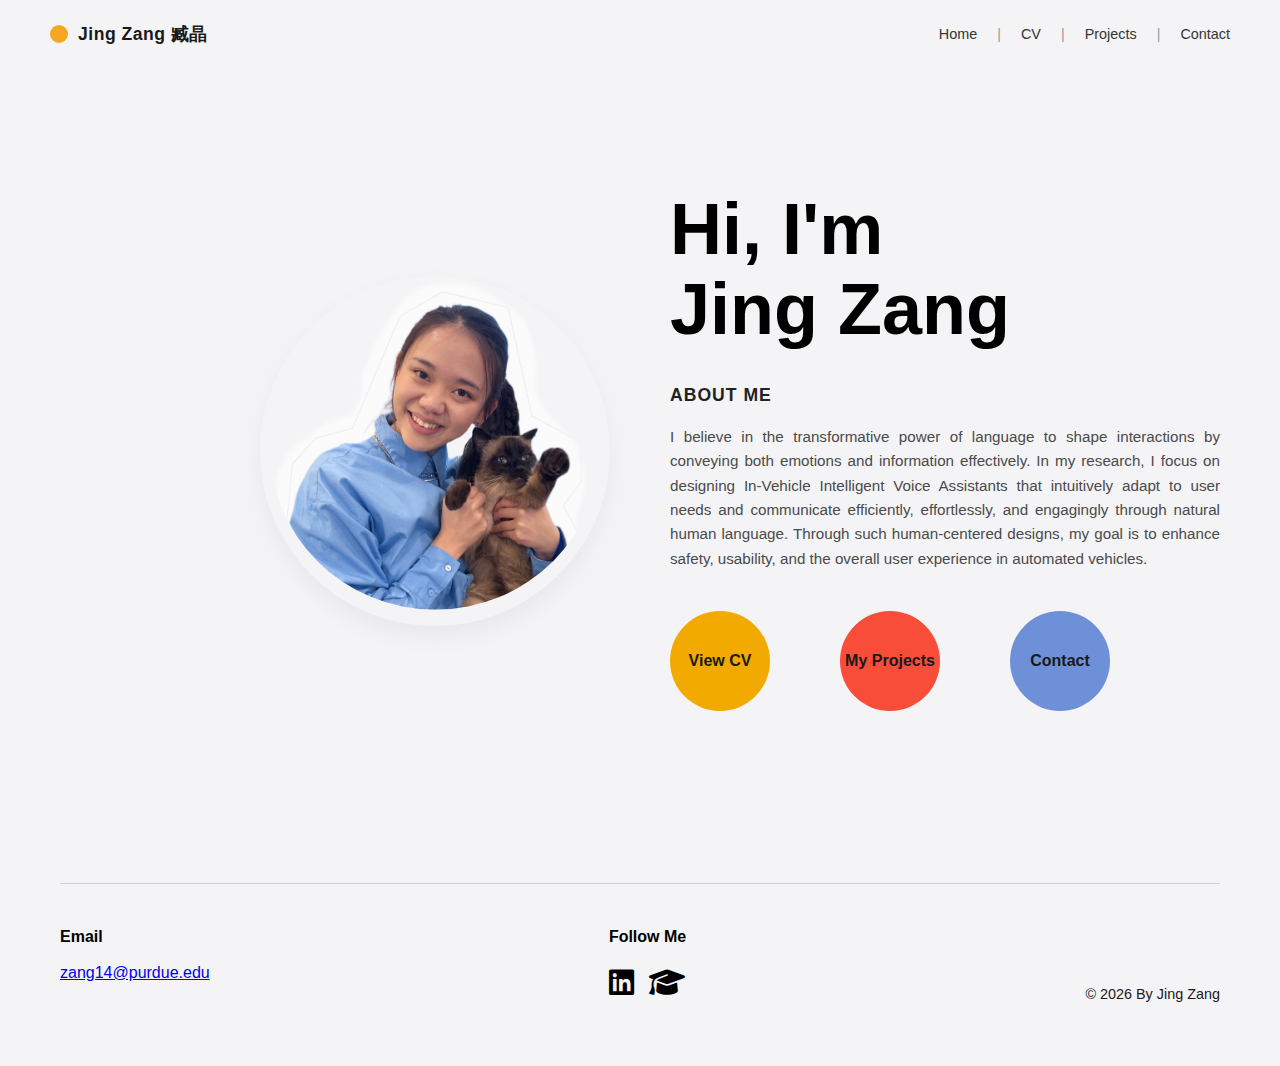
<file: index.html>
<!DOCTYPE html>
<html lang="en">
<head>
    <meta charset="UTF-8">
    <meta name="viewport" content="width=device-width, initial-scale=1.0">
    <title>Jing Zang Portfolio</title>
    <link rel="stylesheet" href="style.css">
    <link rel="stylesheet" href="https://cdnjs.cloudflare.com/ajax/libs/font-awesome/6.4.0/css/all.min.css">
</head>
<body>

    <header>
        <div class="logo">
            <span class="logo-dot"></span>
            Jing Zang 臧晶
        </div>
        <nav>
            <ul>
                <li><a href="./">Home</a></li>
                <li><a href="/CV/index.html">CV</a></li>
                <li><a href="/projects/index.html">Projects</a></li>
                <li><a href="/Contact/index.html">Contact</a></li>
            </ul>
        </nav>
    </header> 

    <main>
        <div class="profile-container">
            <div class="profile-img-wrapper">
                <img src="Resource/Main-image.png" alt="Jing Zang" class="profile-img">
            </div>
        </div>

        <div class="content-container">
            <h1>Hi, I'm<br>Jing Zang</h1>
            
            <h2>About me</h2>
            
            <p>
                I believe in the transformative power of language to shape interactions by conveying both emotions and information effectively. In my research, I focus on designing In-Vehicle Intelligent Voice Assistants that intuitively adapt to user needs and communicate efficiently, effortlessly, and engagingly through natural human language. Through such human-centered designs, my goal is to enhance safety, usability, and the overall user experience in automated vehicles.
            </p>

            <div class="button-group">
                <a href="/CV/index.html" class="circle-btn btn-yellow">View CV</a>
                <a href="/Projects/index.html" class="circle-btn btn-red">My Projects</a>
                <a href="/Contact/index.html" class="circle-btn btn-blue">Contact</a>
            </div>
        </div>
    </main>

    <footer>
        <div class="footer-divider"></div>
        <div class="footer-container">
            <div class=" footer-col">
                <h3>Email</h3>
                <a href="mailto:zang14@purdue.edu" class="'email-link">zang14@purdue.edu</a>
            </div>

            <div class="footer-col">
                    <h3>Follow Me</h3>
                    <div class="social-icons">
                        <a href="https://www.linkedin.com/in/jing-zang-b282b7230" target="_blank"><i class="fab fa-linkedin"></i></a>
                        <a href="https://scholar.google.com/citations?user=qBvzbe0AAAAJ&hl=en" target="_blank"><i class="fas fa-graduation-cap"></i></a>
                    </div>
            </div>

            <div class="footer-col copyright-col">
                <p>&copy; 2026 By Jing Zang</p>
            </div>
        </div>
    </footer>

</body>
</html>
</file>
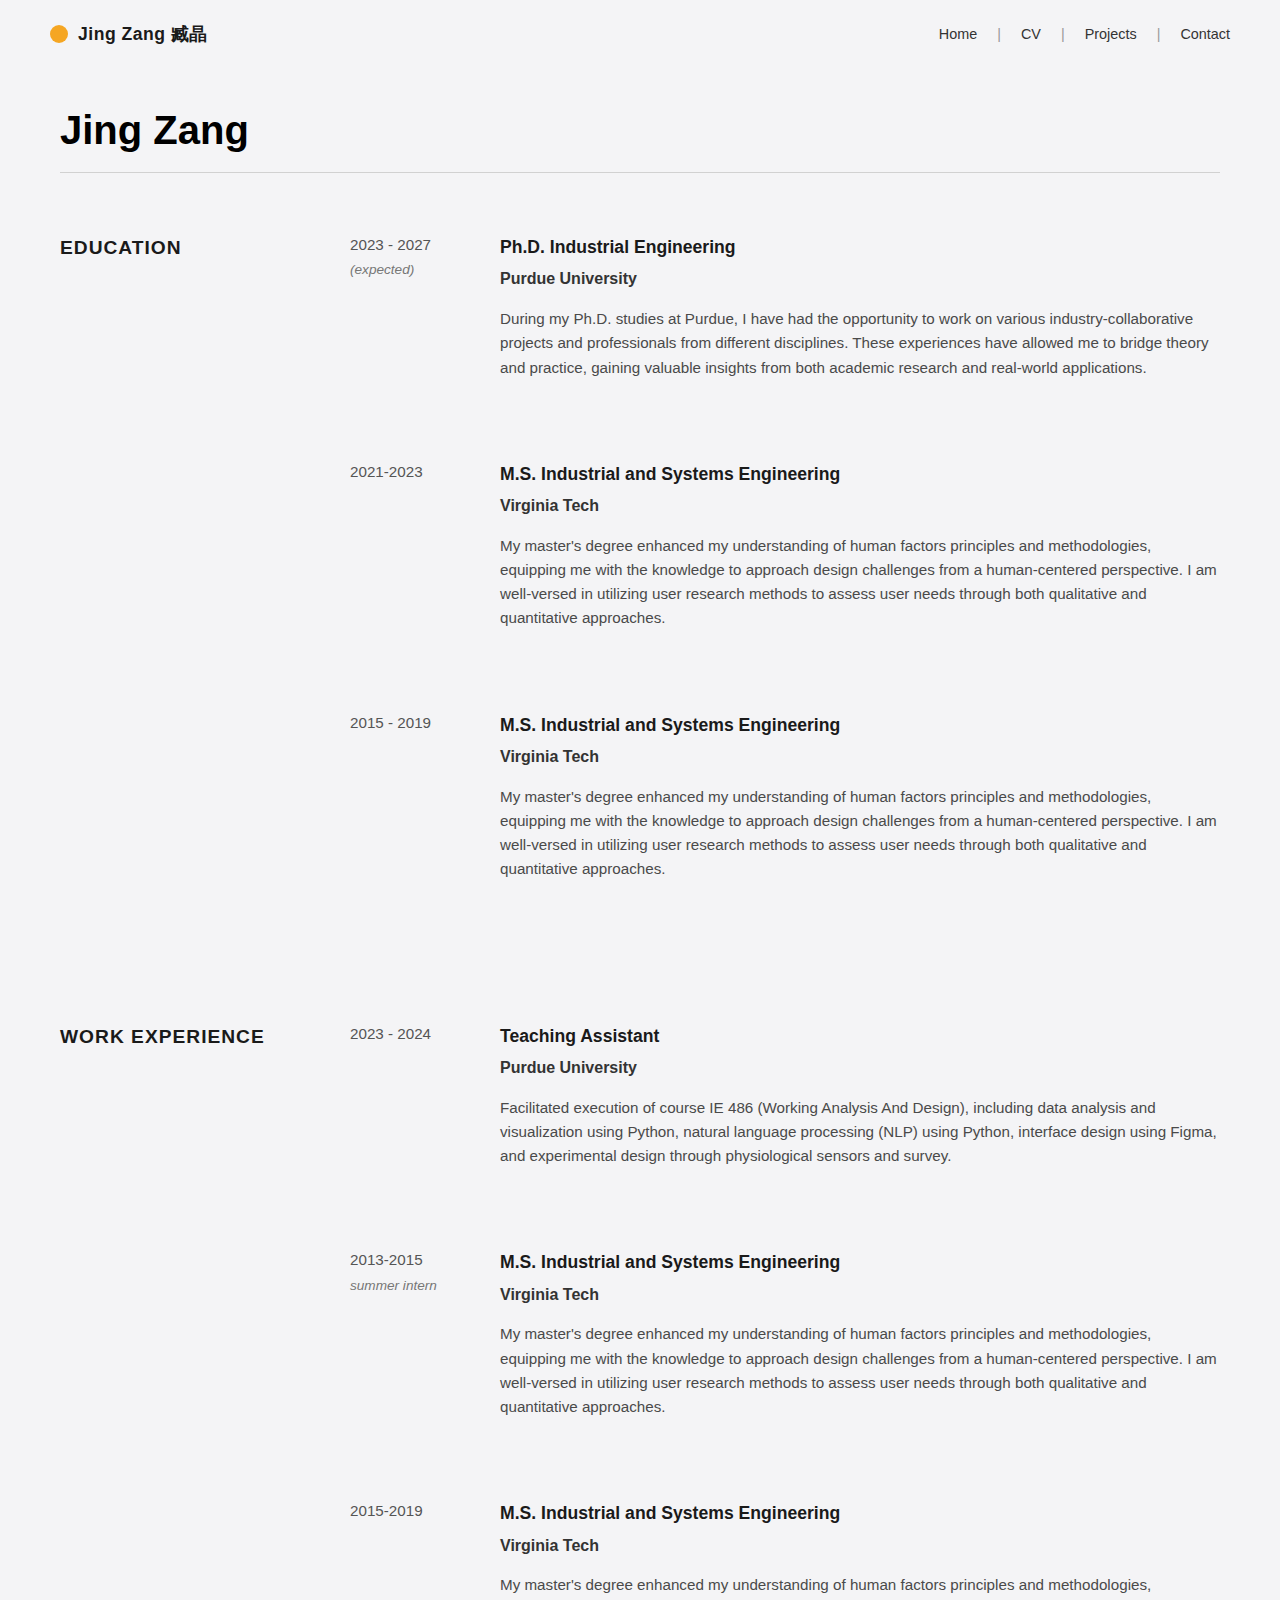
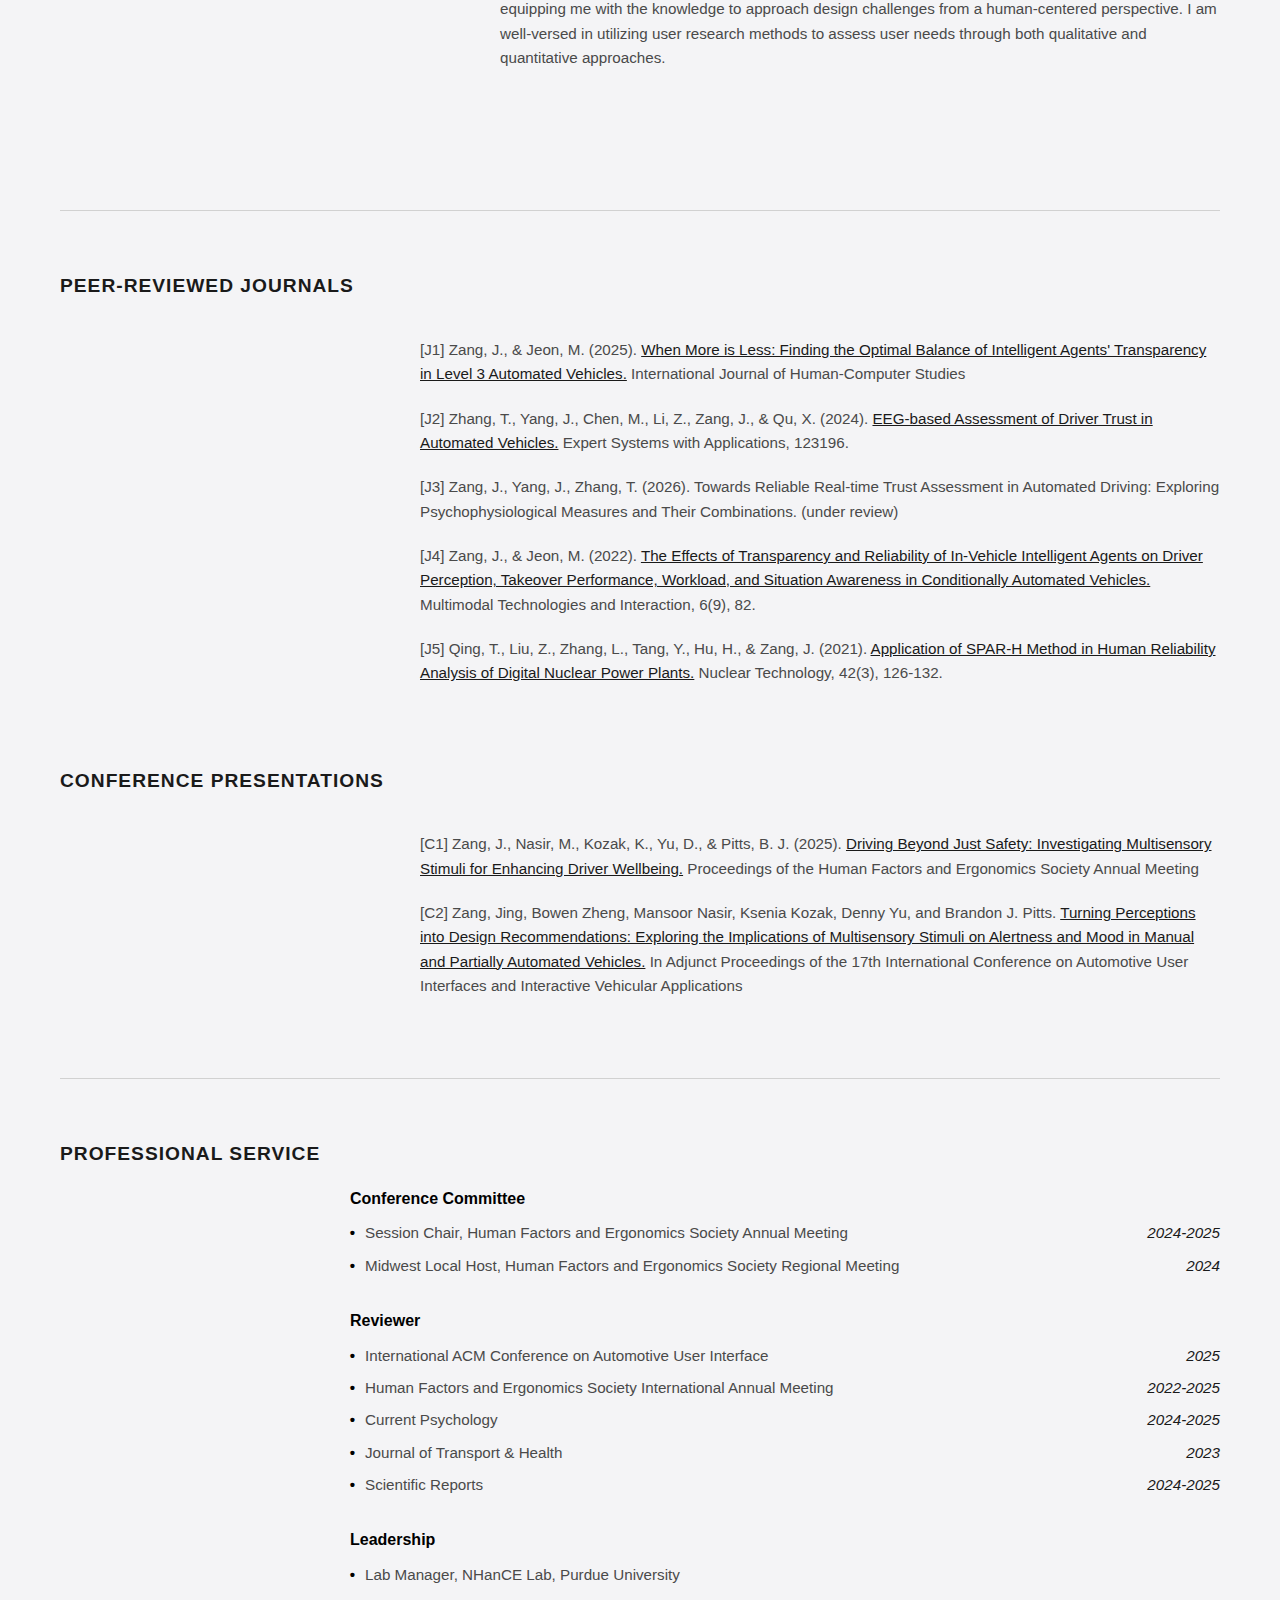
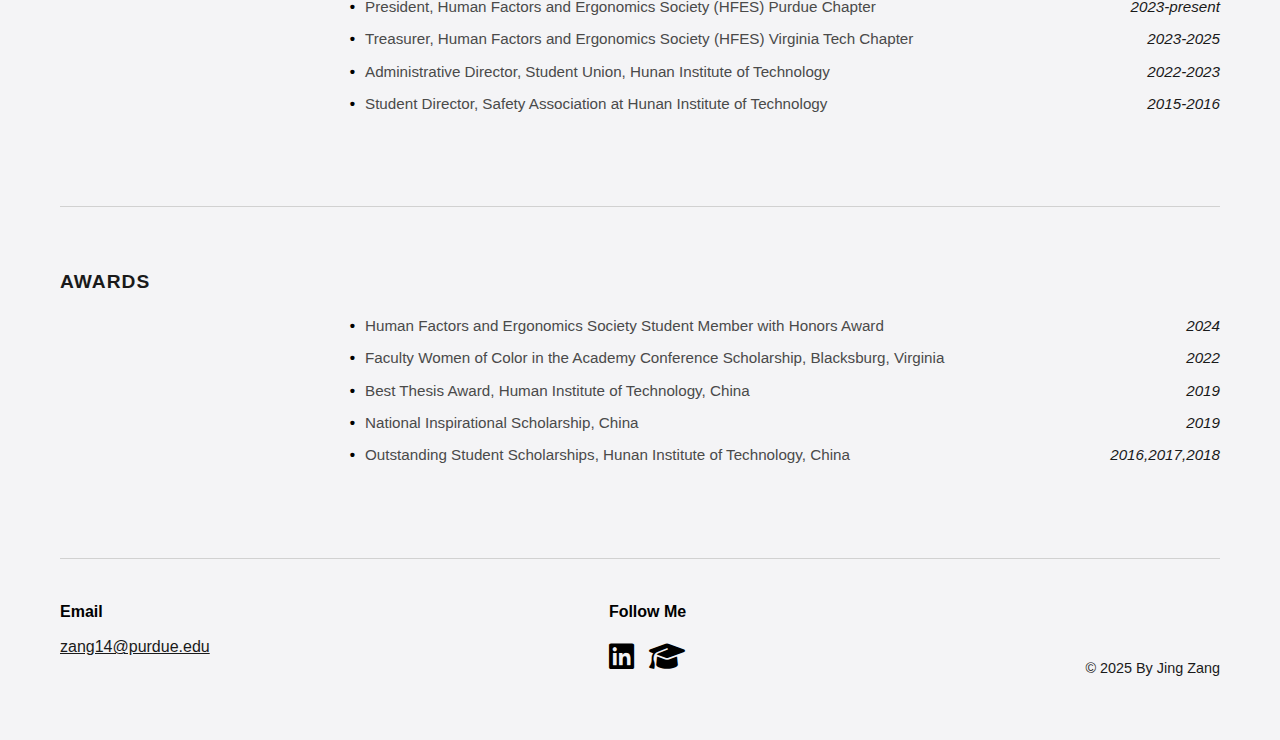
<file: CV/index.html>
<!DOCTYPE html>
<html lang="en">

<head>
    <meta charset="UTF-8">
    <meta name="viewport" content="width=device-width, initial-scale=1.0">
    <title>Jing Zang Portfolio</title>
    <link rel="stylesheet" href="../style.css">
    <link rel="stylesheet" href="https://cdnjs.cloudflare.com/ajax/libs/font-awesome/6.4.0/css/all.min.css">
</head>

<body>

    <header>
        <div class="logo">
            <span class="logo-dot"></span>
            Jing Zang 臧晶
        </div>
        <nav>
            <ul>
                <li><a href="../index.html">Home</a></li>
                <li><a href="/CV/index.html" class="active">CV</a></li> 
                <li><a href="/projects/index.html">Projects</a></li>
                <li><a href="/Contact/index.html">Contact</a></li>
            </ul>
        </nav>
    </header>

    <main class="cv-main">
        
        <section class="cv-header">
            <h1 class="page-title">Jing Zang</h1>
            
            <div class="cv-divider-container">
                <div class="cv-divider"></div>
            </div>
        </section>

        <section class="cv-section">
            <div class="cv-section-title">
                <h2>Education</h2>
            </div>

            <div class="cv-items-list">
                
                <div class="cv-item">
                    <div class="cv-date">
                        2023 - 2027<br>
                        <span class="date-note">(expected)</span>
                    </div>
                    <div class="cv-details">
                        <h3>Ph.D. Industrial Engineering</h3>
                        <h4>Purdue University</h4>
                        <p>
                            During my Ph.D. studies at Purdue, I have had the opportunity to work on various industry-collaborative projects and professionals from different disciplines. These experiences have allowed me to bridge theory and practice, gaining valuable insights from both academic research and real-world applications.
                        </p>
                    </div>
                </div>

                <div class="cv-item">
                    <div class="cv-date">
                        2021-2023
                    </div>
                    <div class="cv-details">
                        <h3>M.S. Industrial and Systems Engineering</h3>
                        <h4>Virginia Tech</h4>
                        <p>
                            My master's degree enhanced my understanding of human factors principles and methodologies, equipping me with the knowledge to approach design challenges from a human-centered perspective. I am well-versed in utilizing user research methods to assess user needs through both qualitative and quantitative approaches.
                        </p>
                    </div>
                </div>

                <div class="cv-item">
                    <div class="cv-date">
                        2015 - 2019
                    </div>
                    <div class="cv-details">
                        <h3>M.S. Industrial and Systems Engineering</h3>
                        <h4>Virginia Tech</h4>
                        <p>
                            My master's degree enhanced my understanding of human factors principles and methodologies, equipping me with the knowledge to approach design challenges from a human-centered perspective. I am well-versed in utilizing user research methods to assess user needs through both qualitative and quantitative approaches.
                        </p>
                    </div>
                </div>

            </div></section>
        <section class="cv-section">
            <div class="cv-section-title">
                <h2>Work Experience</h2>
            </div>

            <div class="cv-items-list">
                
                <div class="cv-item">
                    <div class="cv-date">
                        2023 - 2024
                    </div>
                    <div class="cv-details">
                        <h3>Teaching Assistant</h3>
                        <h4>Purdue University</h4>
                        <p>
                            Facilitated execution of course IE 486 (Working Analysis And Design), including data analysis and visualization using Python, natural language processing (NLP) using Python, interface design using Figma, and experimental design through physiological sensors and survey.
                        </p>
                    </div>
                </div>

                <div class="cv-item">
                    <div class="cv-date">
                        2013-2015<br>
                        <span class="date-note">summer intern</span>
                    </div>
                    <div class="cv-details">
                        <h3>M.S. Industrial and Systems Engineering</h3>
                        <h4>Virginia Tech</h4>
                        <p>
                            My master's degree enhanced my understanding of human factors principles and methodologies, equipping me with the knowledge to approach design challenges from a human-centered perspective. I am well-versed in utilizing user research methods to assess user needs through both qualitative and quantitative approaches.
                        </p>
                    </div>
                </div>

                <div class="cv-item">
                    <div class="cv-date">
                        2015-2019
                    </div>
                    <div class="cv-details">
                        <h3>M.S. Industrial and Systems Engineering</h3>
                        <h4>Virginia Tech</h4>
                        <p>
                            My master's degree enhanced my understanding of human factors principles and methodologies, equipping me with the knowledge to approach design challenges from a human-centered perspective. I am well-versed in utilizing user research methods to assess user needs through both qualitative and quantitative approaches.
                        </p>
                    </div>
                </div>

            </div>
        </section>

        <div class="cv-divider-container">
            <div class="cv-divider"></div>
        </div>
        
        <div class="journal-title">
            <h2>Peer-reviewed Journals</h2>
        </div>
        <section class="cv-section">
            
                <ul class="journal-list">
                    <li>[J1] Zang, J., & Jeon, M. (2025). <a href="https://www.sciencedirect.com/science/article/abs/pii/S1071581924001678" target="_blank">When More is Less: Finding the Optimal Balance of Intelligent Agents' Transparency in Level 3 Automated Vehicles.</a> International Journal of Human-Computer Studies</li>
                    <li>[J2] Zhang, T., Yang, J., Chen, M., Li, Z., Zang, J., & Qu, X. (2024). <a href="https://www.sciencedirect.com/science/article/abs/pii/S0957417424000617" target="_blank">EEG-based Assessment of Driver Trust in Automated Vehicles.</a> Expert Systems with Applications, 123196.</li>
                    <li>[J3] Zang, J., Yang, J., Zhang, T. (2026). Towards Reliable Real-time Trust Assessment in Automated Driving: Exploring Psychophysiological Measures and Their Combinations. (under review)</li>
                    <li>[J4] Zang, J., & Jeon, M. (2022). <a href="https://www.researchgate.net/publication/363638720_The_Effects_of_Transparency_and_Reliability_of_In-Vehicle_Intelligent_Agents_on_Driver_Perception_Takeover_Performance_Workload_and_Situation_Awareness_in_Conditionally_Automated_Vehicles" target="_blank">The Effects of Transparency and Reliability of In-Vehicle Intelligent Agents on Driver Perception, Takeover Performance, Workload, and Situation Awareness in Conditionally Automated Vehicles.</a> Multimodal Technologies and Interaction, 6(9), 82.</li>
                    <li>[J5] Qing, T., Liu, Z., Zhang, L., Tang, Y., Hu, H., & Zang, J. (2021). <a href="https://www.kns.org/files/pre_paper/46/21A-455-%EB%B0%95%EA%B0%80%EC%98%81.pdf">Application of SPAR-H Method in Human Reliability Analysis of Digital Nuclear Power Plants.</a> Nuclear Technology, 42(3), 126-132.</li>
                </ul>
            
        </section>

                <div class="journal-title">
            <h2>Conference Presentations</h2>
        </div>
        <section class="cv-section">
            
                <ul class="journal-list">
                    <li>[C1] Zang, J., Nasir, M., Kozak, K., Yu, D., & Pitts, B. J. (2025). <a href="https://trid.trb.org/View/2631949" target="_blank">Driving Beyond Just Safety: Investigating Multisensory Stimuli for Enhancing Driver Wellbeing.</a>  Proceedings of the Human Factors and Ergonomics Society Annual Meeting</li>
                    <li>[C2] Zang, Jing, Bowen Zheng, Mansoor Nasir, Ksenia Kozak, Denny Yu, and Brandon J. Pitts. <a href='https://dl.acm.org/doi/full/10.1145/3744335.3756854' target="_blank">Turning Perceptions into Design Recommendations: Exploring the Implications of Multisensory Stimuli on Alertness and Mood in Manual and Partially Automated Vehicles.</a> In Adjunct Proceedings of the 17th International Conference on Automotive User Interfaces and Interactive Vehicular Applications</li>
                </ul> 
        </section>
    <div class="cv-divider-container">
        <div class="cv-divider"></div>
    </div>
    <div class="cv-section-title">
        <h2>Professional Service</h2>   
    </div>
    <section class="service-section">

        <div class="cv-items-list">
            
            <div class="service-group">
                <h4>Conference Committee</h4>
                <ul class="service-list">
                    <li>
                        <span class="service-text">Session Chair, Human Factors and Ergonomics Society Annual Meeting</span>
                        <span class="service-date">2024-2025</span>
                    </li>
                    <li>
                        <span class="service-text">Midwest Local Host, Human Factors and Ergonomics Society Regional Meeting</span>
                        <span class="service-date">2024</span>
                    </li>
                </ul>
            </div>

            <div class="service-group">
                <h4>Reviewer</h4>
                <ul class="service-list">
                    <li>
                        <span class="service-text">International ACM Conference on Automotive User Interface</span>
                        <span class="service-date">2025</span>
                    </li>
                    <li>
                        <span class="service-text">Human Factors and Ergonomics Society International Annual Meeting</span>
                        <span class="service-date">2022-2025</span>
                    </li>
                    <li>
                        <span class="service-text">Current Psychology</span>
                        <span class="service-date">2024-2025</span>
                    </li>
                    <li>
                        <span class="service-text">Journal of Transport & Health</span>
                        <span class="service-date">2023</span>
                    </li>
                    <li>
                        <span class="service-text">Scientific Reports</span>
                        <span class="service-date">2024-2025</span>
                    </li>
                </ul>
            </div>

            <div class="service-group">
                <h4>Leadership</h4>
                <ul class="service-list">
                    <li>
                        <span class="service-text">Lab Manager, NHanCE Lab, Purdue University</span>
                        <span class="service-date"></span> </li>
                    <li>
                        <span class="service-text">President, Human Factors and Ergonomics Society (HFES) Purdue Chapter</span>
                        <span class="service-date">2023-present</span>
                    </li>
                    <li>
                        <span class="service-text">Treasurer, Human Factors and Ergonomics Society (HFES) Virginia Tech Chapter</span>
                        <span class="service-date">2023-2025</span>
                    </li>
                    <li>
                        <span class="service-text">Administrative Director, Student Union, Hunan Institute of Technology</span>
                        <span class="service-date">2022-2023</span>
                    </li>
                    <li>
                        <span class="service-text">Student Director, Safety Association at Hunan Institute of Technology</span>
                        <span class="service-date">2015-2016</span>
                    </li>
                </ul>
            </div>

        </div>
</section>
    <div class="cv-divider-container">
        <div class="cv-divider"></div>
    </div>
    <div class="cv-section-title">
        <h2>Awards</h2>
    </div>
    <section class="service-section">

        <div class="cv-items-list">
            
            <div class="service-group">
                <ul class="service-list">
                    <li>
                        <span class="service-text">Human Factors and Ergonomics Society Student Member with Honors Award</span>
                        <span class="service-date">2024</span>
                    </li>
                    <li>
                        <span class="service-text">Faculty Women of Color in the Academy Conference Scholarship, Blacksburg, Virginia</span>
                        <span class="service-date">2022</span>
                    </li>
                    <li>
                        <span class="service-text">Best Thesis Award, Human Institute of Technology, China</span>
                        <span class="service-date">2019</span>
                    </li>
                    <li>
                        <span class="service-text">National Inspirational Scholarship, China</span>
                        <span class="service-date">2019</span>
                    </li>
                    <li>
                        <span class="service-text">Outstanding Student Scholarships, Hunan Institute of Technology, China</span>
                        <span class="service-date">2016,2017,2018</span>
                    </li>
                </ul>
            </div>
        </div>
    </section>

    </main>

    <footer>
        <div class="footer-divider"></div>
        <div class="footer-container">
            <div class="footer-col">
                <h3>Email</h3>
                <a href="mailto:zang14@purdue.edu" class="email-link">zang14@purdue.edu</a>
            </div>
            <div class="footer-col">
                <h3>Follow Me</h3>
                <div class="social-icons">
                    <a href="https://www.linkedin.com/in/jing-zang-b282b7230" target="_blank"><i class="fab fa-linkedin"></i></a>
                    <a href="https://scholar.google.com/citations?user=qBvzbe0AAAAJ&hl=en" target="_blank"><i class="fas fa-graduation-cap"></i></a>
                </div>
            </div>
            <div class="footer-col copyright-col">
                <p>&copy; 2025 By Jing Zang</p>
            </div>
        </div>
    </footer>

</body>
</file>
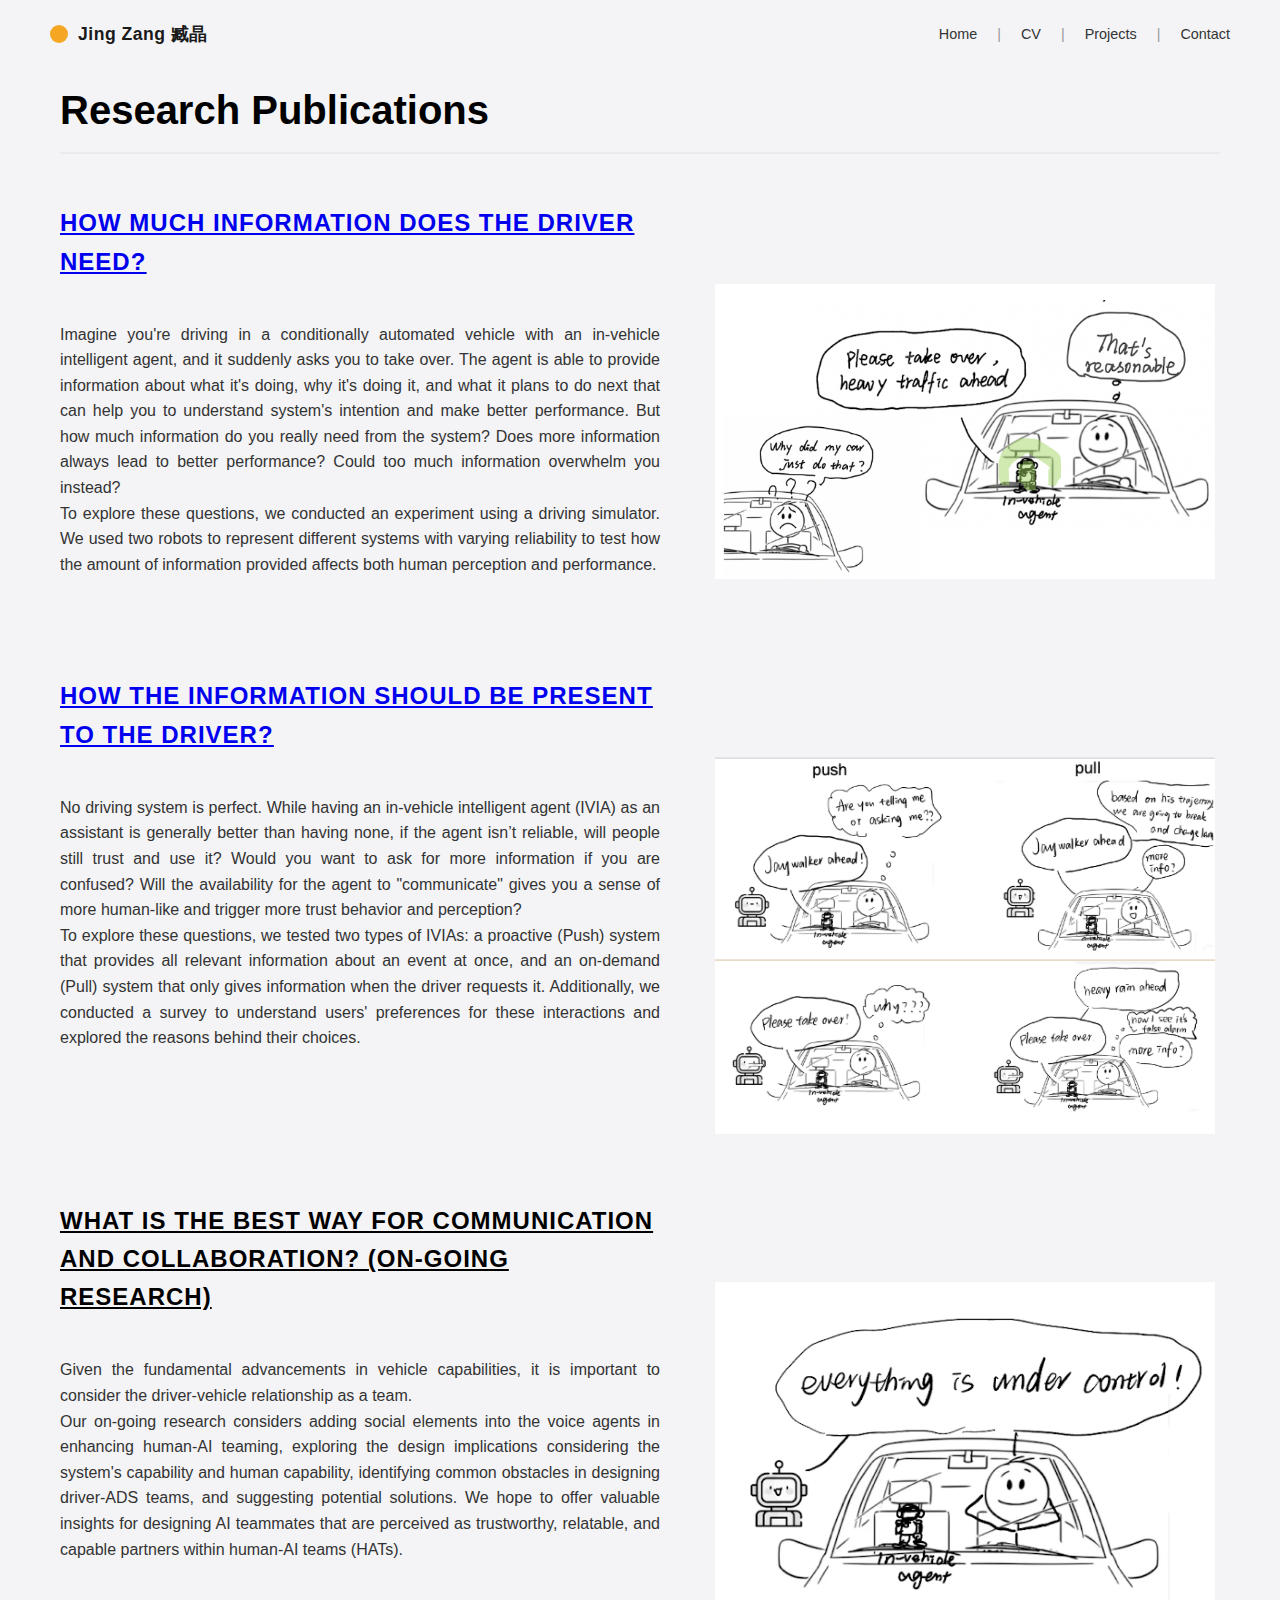
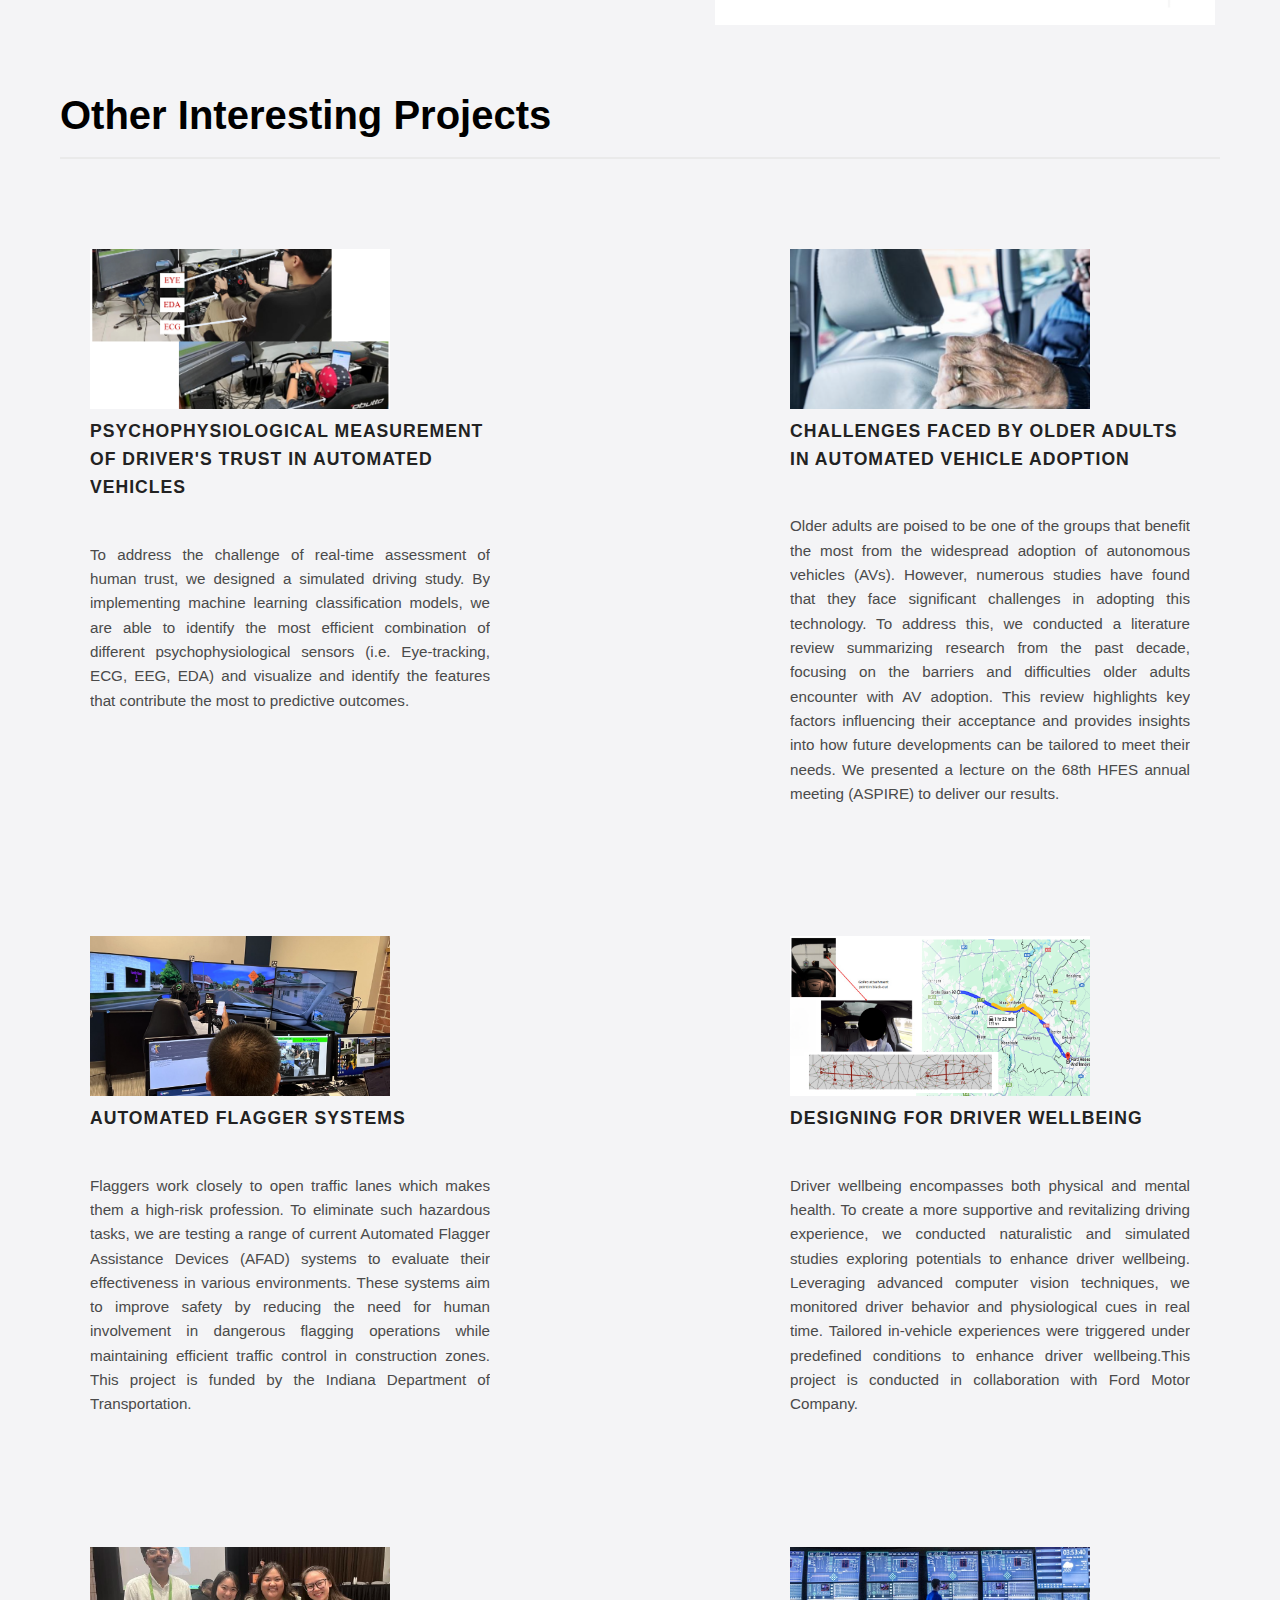
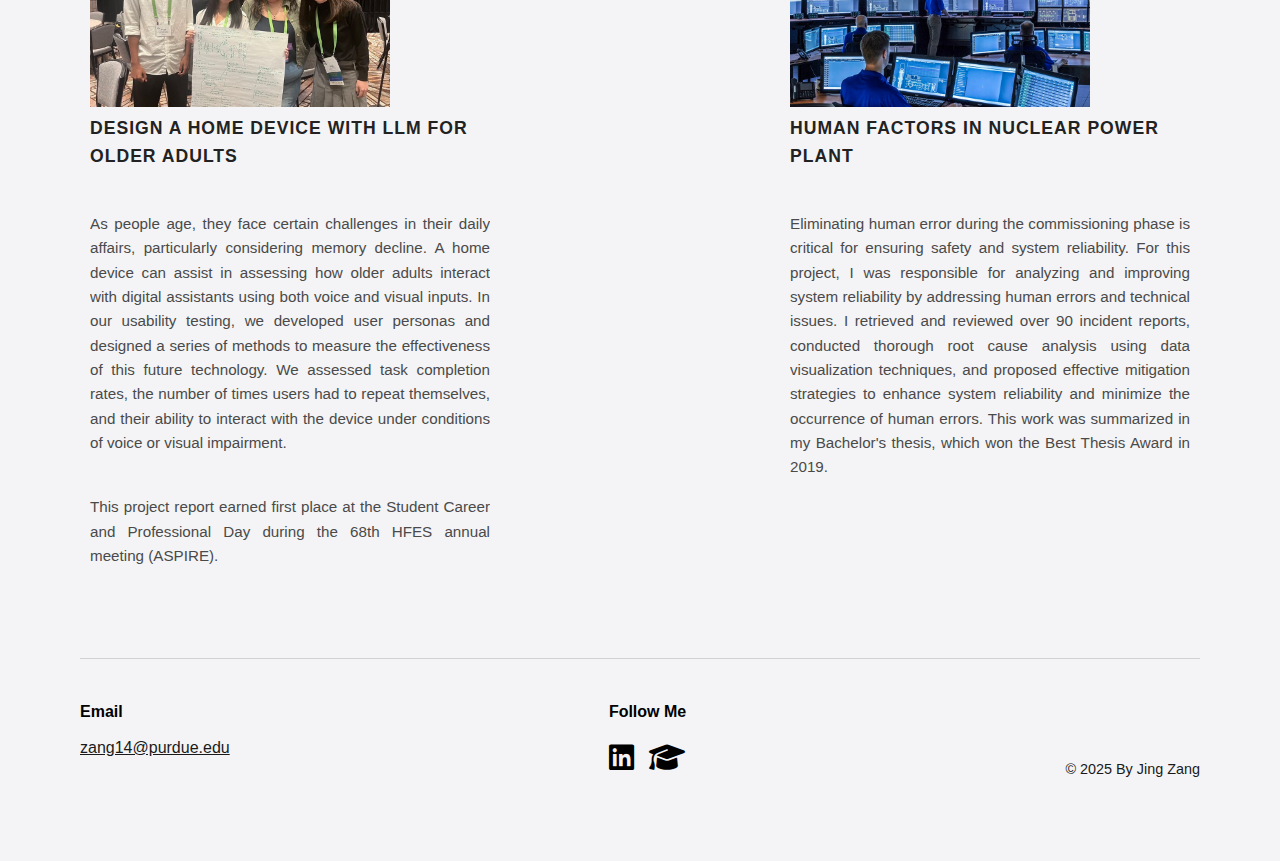
<file: projects/index.html>
<!DOCTYPE html>
<html lang="en">

<head>
    <meta charset="UTF-8">
    <meta name="viewport" content="width=device-width, initial-scale=1.0">
    <title>Jing Zang Portfolio</title>
    <link rel="stylesheet" href="../style.css">
    <link rel="stylesheet" href="https://cdnjs.cloudflare.com/ajax/libs/font-awesome/6.4.0/css/all.min.css">
</head>

<body>

    <header>
        <div class="logo">
            <span class="logo-dot"></span>
            Jing Zang 臧晶
        </div>
        <nav>
            <ul>
                <li><a href="../index.html">Home</a></li>
                <li><a href="/CV/index.html" class="active">CV</a></li>
                <li><a href="/projects/index.html">Projects</a></li>
                <li><a href="/Contact/index.html">Contact</a></li>
            </ul>
        </nav>
    </header>

    <main class="projects-main">    
        <h1>Research Publications</h1>
        <div class="Publication">
            <div class="Publication description">
                <h2><a href="https://www.sciencedirect.com/science/article/abs/pii/S1071581924001678" target="_blank">How much information does the driver need?</a></h2> <br>
                <p>
                    Imagine you're driving in a conditionally automated vehicle with an in-vehicle intelligent agent, and it suddenly asks you to take over. The agent is able to provide information about what it's doing, why it's doing it, and what it plans to do next that can help you to understand system's intention and make better performance. But how much information do you really need from the system? Does more information always lead to better performance? Could too much information overwhelm you instead?<br>
                    To explore these questions, we conducted an experiment using a driving simulator. We used two robots to represent different systems with varying reliability to test how the amount of information provided affects both human perception and performance.
                </p>
            </div>
            <div class="Publication image">
                <a href="https://www.sciencedirect.com/science/article/abs/pii/S1071581924001678" target="_blank">
                    <img src="Resource/Research-project-1.jpg" alt="Publication 1">
                </a>
            </div>
            
        </div>
                <div class="Publication">
            <div class="Publication description">
                <h2><a href="https://www.researchgate.net/publication/363638720_The_Effects_of_Transparency_and_Reliability_of_In-Vehicle_Intelligent_Agents_on_Driver_Perception_Takeover_Performance_Workload_and_Situation_Awareness_in_Conditionally_Automated_Vehicles" target="_blank">How the information should be present to the driver?</a></h2> <br>
                <p>
                    No driving system is perfect. While having an in-vehicle intelligent agent (IVIA) as an assistant is generally better than having none, if the agent isn’t reliable, will people still trust and use it? Would you want to ask for more information if you are confused? Will the availability for the agent to "communicate" gives you a sense of more human-like and trigger more trust behavior and perception?<br>
                    To explore these questions, we tested two types of IVIAs: a proactive (Push) system that provides all relevant information about an event at once, and an on-demand (Pull) system that only gives information when the driver requests it. Additionally, we conducted a survey to understand users' preferences for these interactions and explored the reasons behind their choices.
                </p>
            </div>
            <div class="Publication image">
                <a href="https://www.researchgate.net/publication/363638720_The_Effects_of_Transparency_and_Reliability_of_In-Vehicle_Intelligent_Agents_on_Driver_Perception_Takeover_Performance_Workload_and_Situation_Awareness_in_Conditionally_Automated_Vehicles" target="_blank">
                    <img src="Resource/Research-project-2.png" alt="Publication 2">
                </a>
            </div>
            
        </div>
                <div class="Publication">
            <div class="Publication description">
                <h2>What is the best way for communication and collaboration? (On-going Research)</h2> <br>
                <p>
                    Given the fundamental advancements in vehicle capabilities, it is important to consider the driver-vehicle relationship as a team.<br>
                    Our on-going research considers adding social elements into the voice agents in enhancing human-AI teaming, exploring the design implications considering the system's capability and human capability, identifying common obstacles in designing driver-ADS teams, and suggesting potential solutions. We hope to offer valuable insights for designing AI teammates that are perceived as trustworthy, relatable, and capable partners within human-AI teams (HATs).
                </p>
            </div>
            <div class="Publication image">
                <a href="https://www.sciencedirect.com/science/article/pii/S2214212623000587" target="'_blank">
                    <img src="Resource/Research-project-3.jpg" alt="Publication 3">
                </a>
            </div>
            
        </div>
        <h1>Other Interesting Projects</h1>
            <div class="side-projects">
                <div class="side-project">  
                    <img src="Resource/Side-project1.jpg" alt="Side Project 1">
                    <h2>Psychophysiological Measurement of Driver's Trust in Automated Vehicles</h2> <br>
                    <p>To address the challenge of real-time assessment of human trust, we designed a simulated driving study. By implementing machine learning classification models, we are able to identify the most efficient combination of different psychophysiological sensors (i.e. Eye-tracking, ECG, EEG, EDA) and visualize and identify the features that contribute the most to predictive outcomes.</p>
                </div>


                <div class="side-project">  
                    <img src="Resource/Side-project2.jpg" alt="Side Project 2">
                    <h2>Challenges Faced by Older Adults in Automated Vehicle Adoption</h2> <br>
                    <p>Older adults are poised to be one of the groups that benefit the most from the widespread adoption of autonomous vehicles (AVs). However, numerous studies have found that they face significant challenges in adopting this technology. To address this, we conducted a literature review summarizing research from the past decade, focusing on the barriers and difficulties older adults encounter with AV adoption. This review highlights key factors influencing their acceptance and provides insights into how future developments can be tailored to meet their needs. We presented a lecture on the 68th HFES annual meeting (ASPIRE) to deliver our results.</p>
                </div>

                <div class="side-project">  
                    <img src="Resource/Side-project3.jpg" alt="Side Project 3">
                    <h2>Automated Flagger Systems</h2> <br>
                    <p>Flaggers work closely to open traffic lanes which makes them a high-risk profession. To eliminate such hazardous tasks, we are testing a range of current Automated Flagger Assistance Devices (AFAD) systems to evaluate their effectiveness in various environments. These systems aim to improve safety by reducing the need for human involvement in dangerous flagging operations while maintaining efficient traffic control in construction zones. This project is funded by the Indiana Department of Transportation.</p>
                </div>


                <div class="side-project">  
                    <img src="Resource/Side-project4.jpg" alt="Side Project 4">
                    <h2>Designing for Driver Wellbeing</h2> <br>
                    <p>Driver wellbeing encompasses both physical and mental health. To create a more supportive and revitalizing driving experience, we conducted naturalistic and simulated studies exploring potentials to enhance driver wellbeing. Leveraging advanced computer vision techniques, we monitored driver behavior and physiological cues in real time. Tailored in-vehicle experiences were triggered under predefined conditions to enhance driver wellbeing.This project is conducted in collaboration with Ford Motor Company.</p>
                </div>

                <div class="side-project">  
                    <img src="Resource/Side-project5.jpg" alt="Side Project 5">
                    <h2>Design a Home Device With LLM for Older Adults</h2> <br>
                    <p>As people age, they face certain challenges in their daily affairs, particularly considering memory decline. A home device can assist in assessing how older adults interact with digital assistants using both voice and visual inputs. In our usability testing, we developed user personas and designed a series of methods to measure the effectiveness of this future technology. We assessed task completion rates, the number of times users had to repeat themselves, and their ability to interact with the device under conditions of voice or visual impairment.</p>
                    <p>This project report earned first place at the Student Career and Professional Day during the 68th HFES annual meeting (ASPIRE).</p>
                </div>


                <div class="side-project">  
                    <img src="Resource/Side-project6.jpg" alt="Side Project 6">
                    <h2>Human Factors in Nuclear Power Plant</h2> <br>
                    <p>Eliminating human error during the commissioning phase is critical for ensuring safety and system reliability. For this project, I was responsible for analyzing and improving system reliability by addressing human errors and technical issues. I retrieved and reviewed over 90 incident reports, conducted thorough root cause analysis using data visualization techniques, and proposed effective mitigation strategies to enhance system reliability and minimize the occurrence of human errors. This work was summarized in my Bachelor's thesis, which won the Best Thesis Award in 2019.</p>
                </div>
            </div>


    <footer>
        <div class="footer-divider"></div>
        <div class="footer-container">
            <div class="footer-col">
                <h3>Email</h3>
                <a href="mailto:zang14@purdue.edu" class="email-link">zang14@purdue.edu</a>
            </div>
            <div class="footer-col">
                <h3>Follow Me</h3>
                <div class="social-icons">
                    <a href="https://www.linkedin.com/in/jing-zang-b282b7230" target="_blank"><i class="fab fa-linkedin"></i></a>
                    <a href="https://scholar.google.com/citations?user=qBvzbe0AAAAJ&hl=en" target="_blank"><i class="fas fa-graduation-cap"></i></a>
                </div>
            </div>
            <div class="footer-col copyright-col">
                <p>&copy; 2025 By Jing Zang</p>
            </div>
        </div>
    </footer>

    </main>
</file>
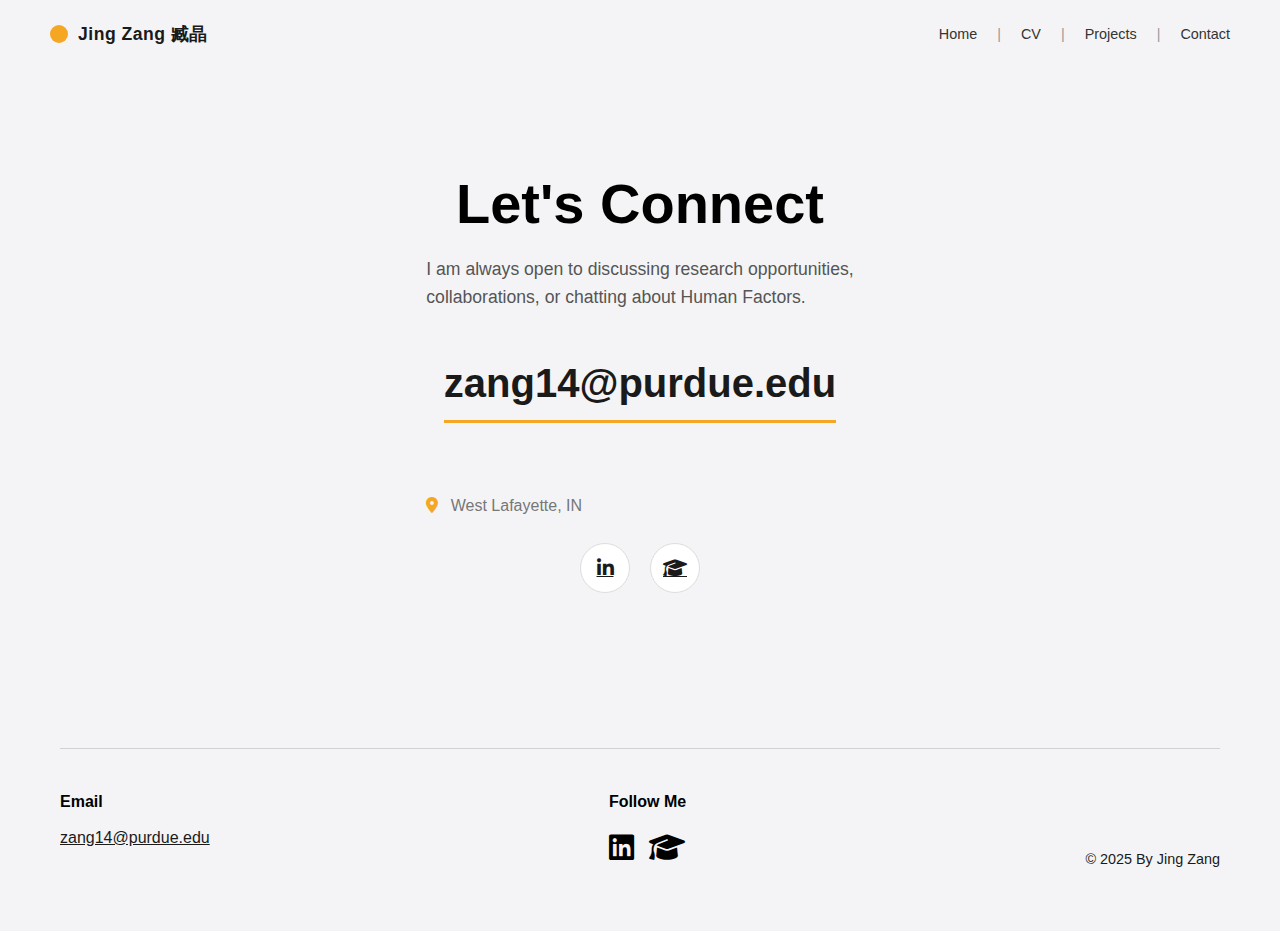
<file: Contact.html>
<!DOCTYPE html>
<html lang="en">

<head>
    <meta charset="UTF-8">
    <meta name="viewport" content="width=device-width, initial-scale=1.0">
    <title>Jing Zang Portfolio</title>
    <link rel="stylesheet" href="style.css">
    <link rel="stylesheet" href="https://cdnjs.cloudflare.com/ajax/libs/font-awesome/6.4.0/css/all.min.css">
</head>

<body>

    <header>
        <div class="logo">
            <span class="logo-dot"></span>
            Jing Zang 臧晶
        </div>
        <nav>
            <ul>
                <li><a href="main.html">Home</a></li>
                <li><a href="CV.html" class="active">CV</a></li>
                <li><a href="Projects.html">Projects</a></li>
                <li><a href="Contact.html">Contact</a></li>
            </ul>
        </nav>
    </header>

<main class="contact-clean-main">
        
        <div class="contact-hero">
            <h1>Let's Connect</h1>
            
            <p class="contact-text">
                I am always open to discussing research opportunities, <br>
                collaborations, or chatting about Human Factors.
            </p>

            <a href="mailto:zang14@purdue.edu" class="big-email-link">
                zang14@purdue.edu
            </a>

            <div class="contact-details">
                <p class="location"><i class="fas fa-map-marker-alt"></i> West Lafayette, IN</p>
                
                <div class="social-row">
                    <a href="#" class="social-circle"><i class="fab fa-linkedin-in"></i></a>
                    <a href="#" class="social-circle"><i class="fas fa-graduation-cap"></i></a>
                </div>
            </div>
        </div>

    </main>

    <footer>
        <div class="footer-divider"></div>
        <div class="footer-container">
            <div class="footer-col">
                <h3>Email</h3>
                <a href="mailto:zang14@purdue.edu" class="email-link">zang14@purdue.edu</a>
            </div>
            <div class="footer-col">
                <h3>Follow Me</h3>
                <div class="social-icons">
                    <a href="#"><i class="fab fa-linkedin"></i></a>
                    <a href="#"><i class="fas fa-graduation-cap"></i></a>
                </div>
            </div>
            <div class="footer-col copyright-col">
                <p>&copy; 2025 By Jing Zang</p>
            </div>
        </div>
    </footer>


</body>
</html>
</file>
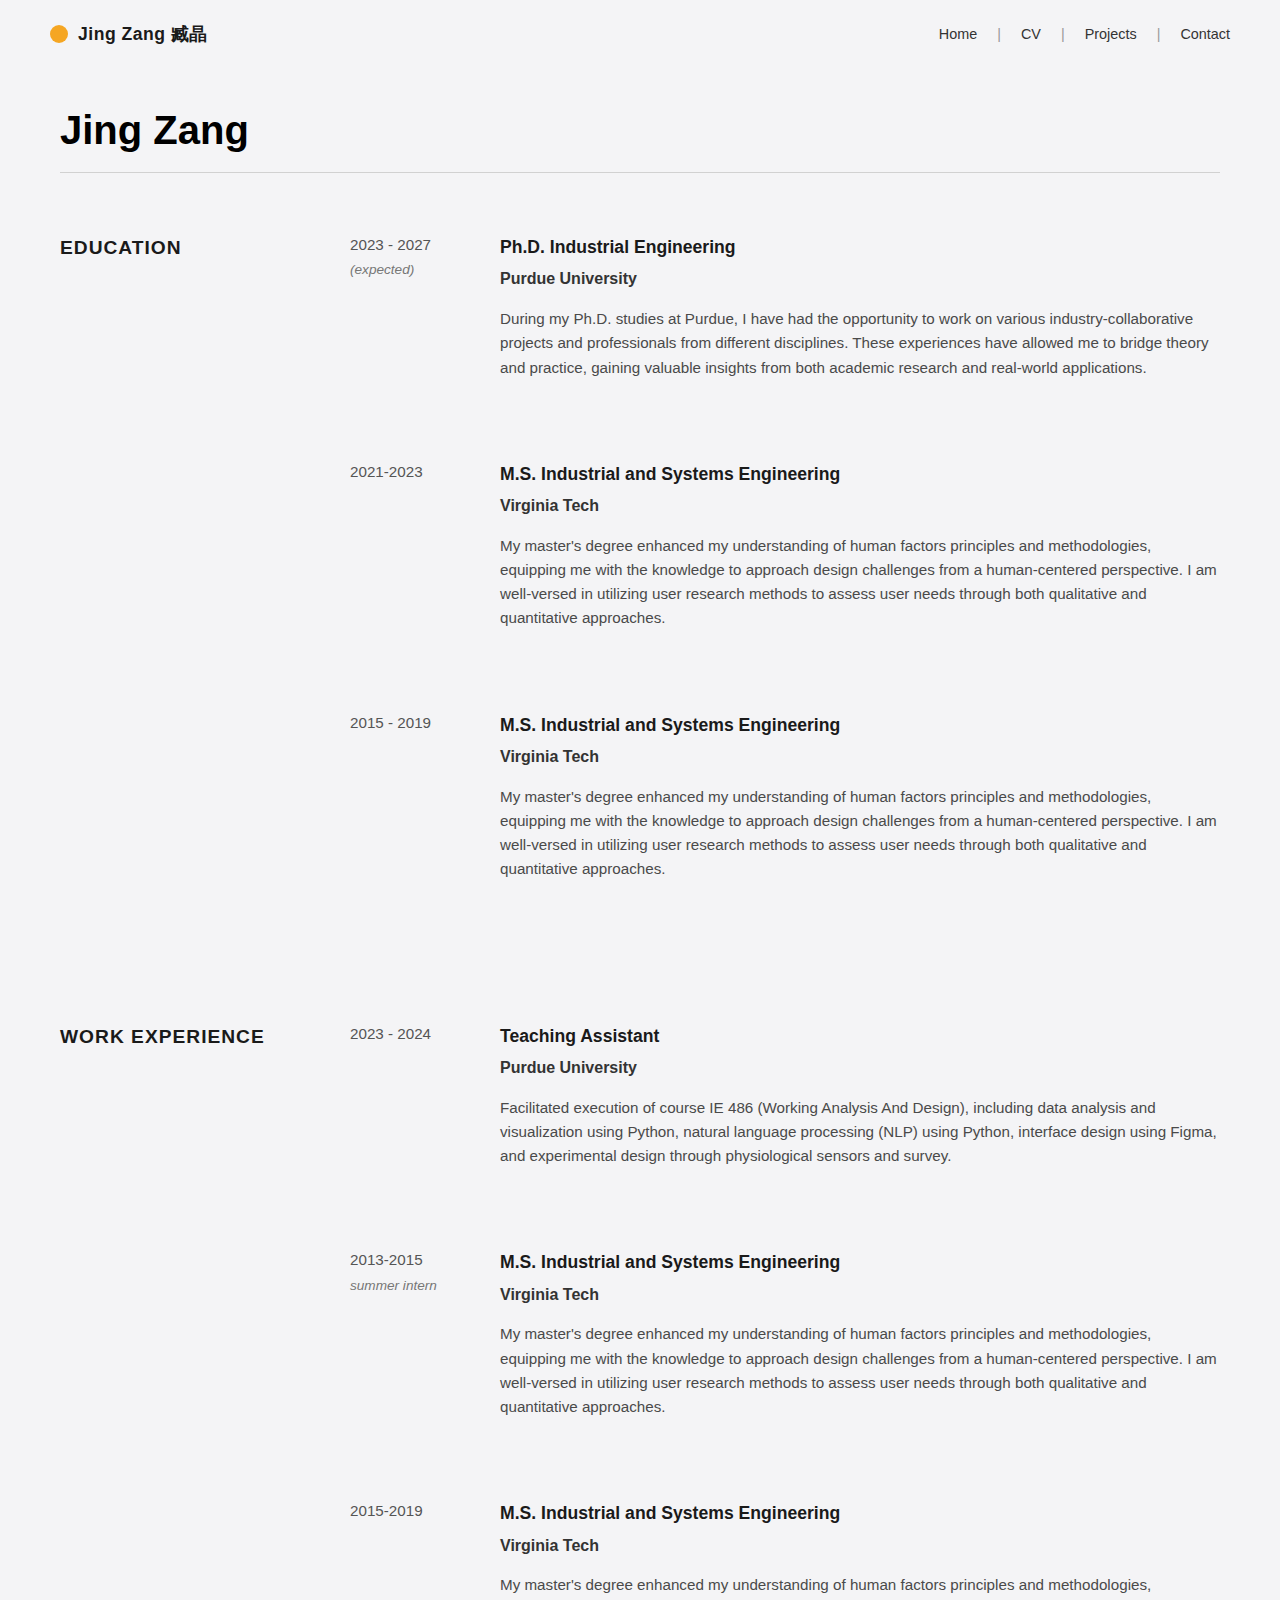
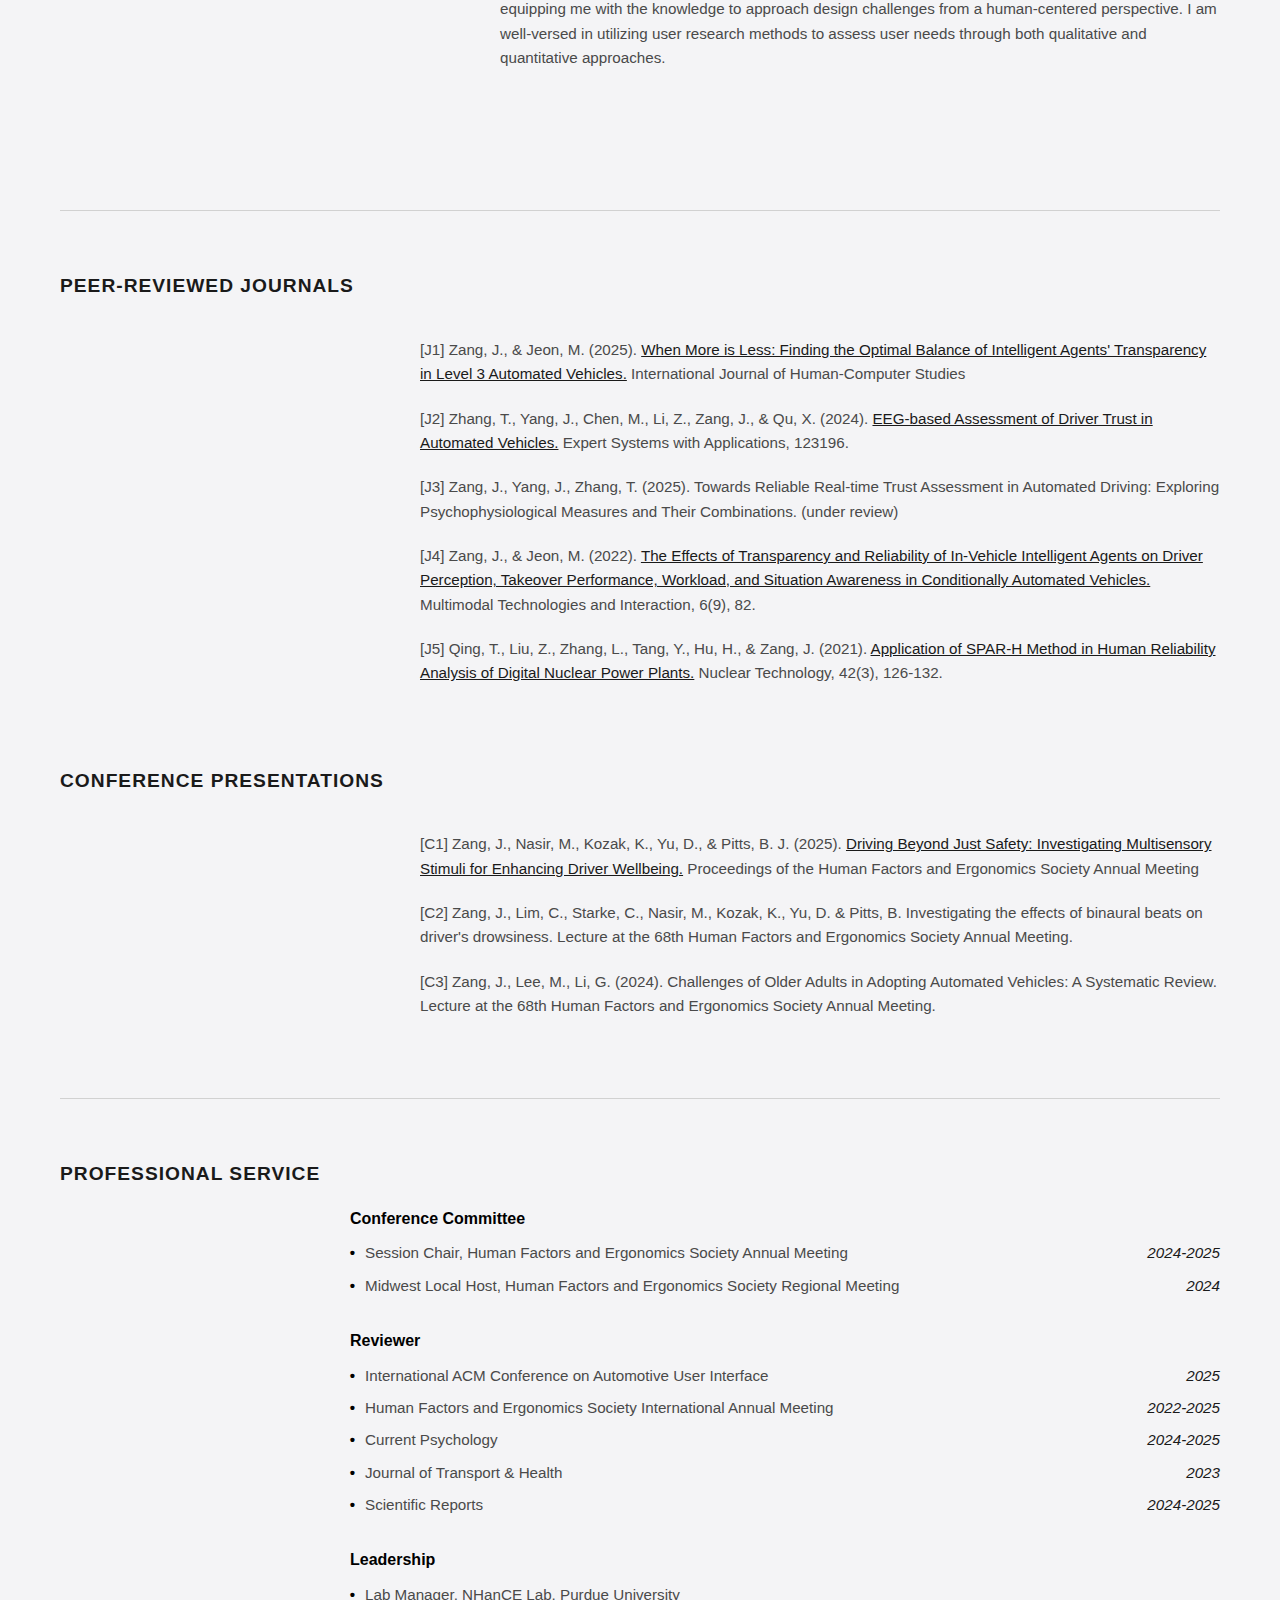
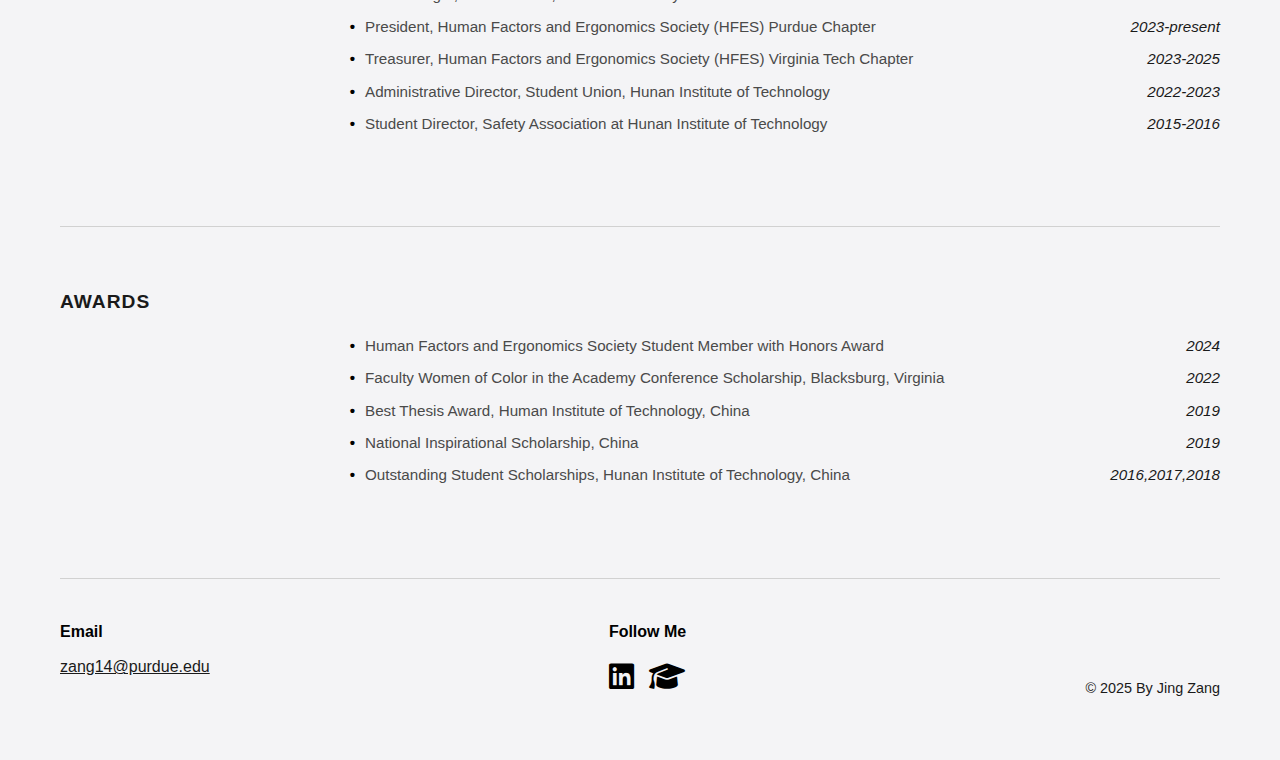
<file: CV.html>
<!DOCTYPE html>
<html lang="en">

<head>
    <meta charset="UTF-8">
    <meta name="viewport" content="width=device-width, initial-scale=1.0">
    <title>Jing Zang Portfolio</title>
    <link rel="stylesheet" href="style.css">
    <link rel="stylesheet" href="https://cdnjs.cloudflare.com/ajax/libs/font-awesome/6.4.0/css/all.min.css">
</head>

<body>

    <header>
        <div class="logo">
            <span class="logo-dot"></span>
            Jing Zang 臧晶
        </div>
        <nav>
            <ul>
                <li><a href="index.html">Home</a></li>
                <li><a href="cv.html" class="active">CV</a></li> 
                <li><a href="projects.html">Projects</a></li>
                <li><a href="contact.html">Contact</a></li>
            </ul>
        </nav>
    </header>

    <main class="cv-main">
        
        <section class="cv-header">
            <h1 class="page-title">Jing Zang</h1>
            
            <div class="cv-divider-container">
                <div class="cv-divider"></div>
            </div>
        </section>

        <section class="cv-section">
            <div class="cv-section-title">
                <h2>Education</h2>
            </div>

            <div class="cv-items-list">
                
                <div class="cv-item">
                    <div class="cv-date">
                        2023 - 2027<br>
                        <span class="date-note">(expected)</span>
                    </div>
                    <div class="cv-details">
                        <h3>Ph.D. Industrial Engineering</h3>
                        <h4>Purdue University</h4>
                        <p>
                            During my Ph.D. studies at Purdue, I have had the opportunity to work on various industry-collaborative projects and professionals from different disciplines. These experiences have allowed me to bridge theory and practice, gaining valuable insights from both academic research and real-world applications.
                        </p>
                    </div>
                </div>

                <div class="cv-item">
                    <div class="cv-date">
                        2021-2023
                    </div>
                    <div class="cv-details">
                        <h3>M.S. Industrial and Systems Engineering</h3>
                        <h4>Virginia Tech</h4>
                        <p>
                            My master's degree enhanced my understanding of human factors principles and methodologies, equipping me with the knowledge to approach design challenges from a human-centered perspective. I am well-versed in utilizing user research methods to assess user needs through both qualitative and quantitative approaches.
                        </p>
                    </div>
                </div>

                <div class="cv-item">
                    <div class="cv-date">
                        2015 - 2019
                    </div>
                    <div class="cv-details">
                        <h3>M.S. Industrial and Systems Engineering</h3>
                        <h4>Virginia Tech</h4>
                        <p>
                            My master's degree enhanced my understanding of human factors principles and methodologies, equipping me with the knowledge to approach design challenges from a human-centered perspective. I am well-versed in utilizing user research methods to assess user needs through both qualitative and quantitative approaches.
                        </p>
                    </div>
                </div>

            </div></section>
        <section class="cv-section">
            <div class="cv-section-title">
                <h2>Work Experience</h2>
            </div>

            <div class="cv-items-list">
                
                <div class="cv-item">
                    <div class="cv-date">
                        2023 - 2024
                    </div>
                    <div class="cv-details">
                        <h3>Teaching Assistant</h3>
                        <h4>Purdue University</h4>
                        <p>
                            Facilitated execution of course IE 486 (Working Analysis And Design), including data analysis and visualization using Python, natural language processing (NLP) using Python, interface design using Figma, and experimental design through physiological sensors and survey.
                        </p>
                    </div>
                </div>

                <div class="cv-item">
                    <div class="cv-date">
                        2013-2015<br>
                        <span class="date-note">summer intern</span>
                    </div>
                    <div class="cv-details">
                        <h3>M.S. Industrial and Systems Engineering</h3>
                        <h4>Virginia Tech</h4>
                        <p>
                            My master's degree enhanced my understanding of human factors principles and methodologies, equipping me with the knowledge to approach design challenges from a human-centered perspective. I am well-versed in utilizing user research methods to assess user needs through both qualitative and quantitative approaches.
                        </p>
                    </div>
                </div>

                <div class="cv-item">
                    <div class="cv-date">
                        2015-2019
                    </div>
                    <div class="cv-details">
                        <h3>M.S. Industrial and Systems Engineering</h3>
                        <h4>Virginia Tech</h4>
                        <p>
                            My master's degree enhanced my understanding of human factors principles and methodologies, equipping me with the knowledge to approach design challenges from a human-centered perspective. I am well-versed in utilizing user research methods to assess user needs through both qualitative and quantitative approaches.
                        </p>
                    </div>
                </div>

            </div>
        </section>

        <div class="cv-divider-container">
            <div class="cv-divider"></div>
        </div>
        
        <div class="journal-title">
            <h2>Peer-reviewed Journals</h2>
        </div>
        <section class="cv-section">
            
                <ul class="journal-list">
                    <li>[J1] Zang, J., & Jeon, M. (2025). <a href="#">When More is Less: Finding the Optimal Balance of Intelligent Agents' Transparency in Level 3 Automated Vehicles.</a> International Journal of Human-Computer Studies</li>
                    <li>[J2] Zhang, T., Yang, J., Chen, M., Li, Z., Zang, J., & Qu, X. (2024). <a href="#">EEG-based Assessment of Driver Trust in Automated Vehicles.</a> Expert Systems with Applications, 123196.</li>
                    <li>[J3] Zang, J., Yang, J., Zhang, T. (2025). Towards Reliable Real-time Trust Assessment in Automated Driving: Exploring Psychophysiological Measures and Their Combinations. (under review)</li>
                    <li>[J4] Zang, J., & Jeon, M. (2022). <a href="#">The Effects of Transparency and Reliability of In-Vehicle Intelligent Agents on Driver Perception, Takeover Performance, Workload, and Situation Awareness in Conditionally Automated Vehicles.</a> Multimodal Technologies and Interaction, 6(9), 82.</li>
                    <li>[J5] Qing, T., Liu, Z., Zhang, L., Tang, Y., Hu, H., & Zang, J. (2021). <a href="#">Application of SPAR-H Method in Human Reliability Analysis of Digital Nuclear Power Plants.</a> Nuclear Technology, 42(3), 126-132.</li>
                </ul>
            
        </section>

                <div class="journal-title">
            <h2>Conference Presentations</h2>
        </div>
        <section class="cv-section">
            
                <ul class="journal-list">
                    <li>[C1] Zang, J., Nasir, M., Kozak, K., Yu, D., & Pitts, B. J. (2025). <a href="#">Driving Beyond Just Safety: Investigating Multisensory Stimuli for Enhancing Driver Wellbeing.</a>  Proceedings of the Human Factors and Ergonomics Society Annual Meeting</li>
                    <li>[C2] Zang, J., Lim, C., Starke, C., Nasir, M., Kozak, K., Yu, D. & Pitts, B.  Investigating the effects of binaural beats on driver's drowsiness. Lecture at the 68th Human Factors and Ergonomics Society Annual Meeting.</li>
                    <li>[C3] Zang, J., Lee, M., Li, G. (2024). Challenges of Older Adults in Adopting Automated Vehicles: A Systematic Review. Lecture at the 68th Human Factors and Ergonomics Society Annual Meeting.</li>
                </ul> 
        </section>
    <div class="cv-divider-container">
        <div class="cv-divider"></div>
    </div>
    <div class="cv-section-title">
        <h2>Professional Service</h2>
    </div>
    <section class="service-section">

        <div class="cv-items-list">
            
            <div class="service-group">
                <h4>Conference Committee</h4>
                <ul class="service-list">
                    <li>
                        <span class="service-text">Session Chair, Human Factors and Ergonomics Society Annual Meeting</span>
                        <span class="service-date">2024-2025</span>
                    </li>
                    <li>
                        <span class="service-text">Midwest Local Host, Human Factors and Ergonomics Society Regional Meeting</span>
                        <span class="service-date">2024</span>
                    </li>
                </ul>
            </div>

            <div class="service-group">
                <h4>Reviewer</h4>
                <ul class="service-list">
                    <li>
                        <span class="service-text">International ACM Conference on Automotive User Interface</span>
                        <span class="service-date">2025</span>
                    </li>
                    <li>
                        <span class="service-text">Human Factors and Ergonomics Society International Annual Meeting</span>
                        <span class="service-date">2022-2025</span>
                    </li>
                    <li>
                        <span class="service-text">Current Psychology</span>
                        <span class="service-date">2024-2025</span>
                    </li>
                    <li>
                        <span class="service-text">Journal of Transport & Health</span>
                        <span class="service-date">2023</span>
                    </li>
                    <li>
                        <span class="service-text">Scientific Reports</span>
                        <span class="service-date">2024-2025</span>
                    </li>
                </ul>
            </div>

            <div class="service-group">
                <h4>Leadership</h4>
                <ul class="service-list">
                    <li>
                        <span class="service-text">Lab Manager, NHanCE Lab, Purdue University</span>
                        <span class="service-date"></span> </li>
                    <li>
                        <span class="service-text">President, Human Factors and Ergonomics Society (HFES) Purdue Chapter</span>
                        <span class="service-date">2023-present</span>
                    </li>
                    <li>
                        <span class="service-text">Treasurer, Human Factors and Ergonomics Society (HFES) Virginia Tech Chapter</span>
                        <span class="service-date">2023-2025</span>
                    </li>
                    <li>
                        <span class="service-text">Administrative Director, Student Union, Hunan Institute of Technology</span>
                        <span class="service-date">2022-2023</span>
                    </li>
                    <li>
                        <span class="service-text">Student Director, Safety Association at Hunan Institute of Technology</span>
                        <span class="service-date">2015-2016</span>
                    </li>
                </ul>
            </div>

        </div>
</section>
    <div class="cv-divider-container">
        <div class="cv-divider"></div>
    </div>
    <div class="cv-section-title">
        <h2>Awards</h2>
    </div>
    <section class="service-section">

        <div class="cv-items-list">
            
            <div class="service-group">
                <ul class="service-list">
                    <li>
                        <span class="service-text">Human Factors and Ergonomics Society Student Member with Honors Award</span>
                        <span class="service-date">2024</span>
                    </li>
                    <li>
                        <span class="service-text">Faculty Women of Color in the Academy Conference Scholarship, Blacksburg, Virginia</span>
                        <span class="service-date">2022</span>
                    </li>
                    <li>
                        <span class="service-text">Best Thesis Award, Human Institute of Technology, China</span>
                        <span class="service-date">2019</span>
                    </li>
                    <li>
                        <span class="service-text">National Inspirational Scholarship, China</span>
                        <span class="service-date">2019</span>
                    </li>
                    <li>
                        <span class="service-text">Outstanding Student Scholarships, Hunan Institute of Technology, China</span>
                        <span class="service-date">2016,2017,2018</span>
                    </li>
                </ul>
            </div>
        </div>
    </section>

    </main>

    <footer>
        <div class="footer-divider"></div>
        <div class="footer-container">
            <div class="footer-col">
                <h3>Email</h3>
                <a href="mailto:zang14@purdue.edu" class="email-link">zang14@purdue.edu</a>
            </div>
            <div class="footer-col">
                <h3>Follow Me</h3>
                <div class="social-icons">
                    <a href="https://www.linkedin.com/in/jing-zang-b282b7230"><i class="fab fa-linkedin"></i></a>
                    <a href="https://scholar.google.com/citations?user=qBvzbe0AAAAJ&hl=en"><i class="fas fa-graduation-cap"></i></a>
                </div>
            </div>
            <div class="footer-col copyright-col">
                <p>&copy; 2025 By Jing Zang</p>
            </div>
        </div>
    </footer>

</body>
</file>
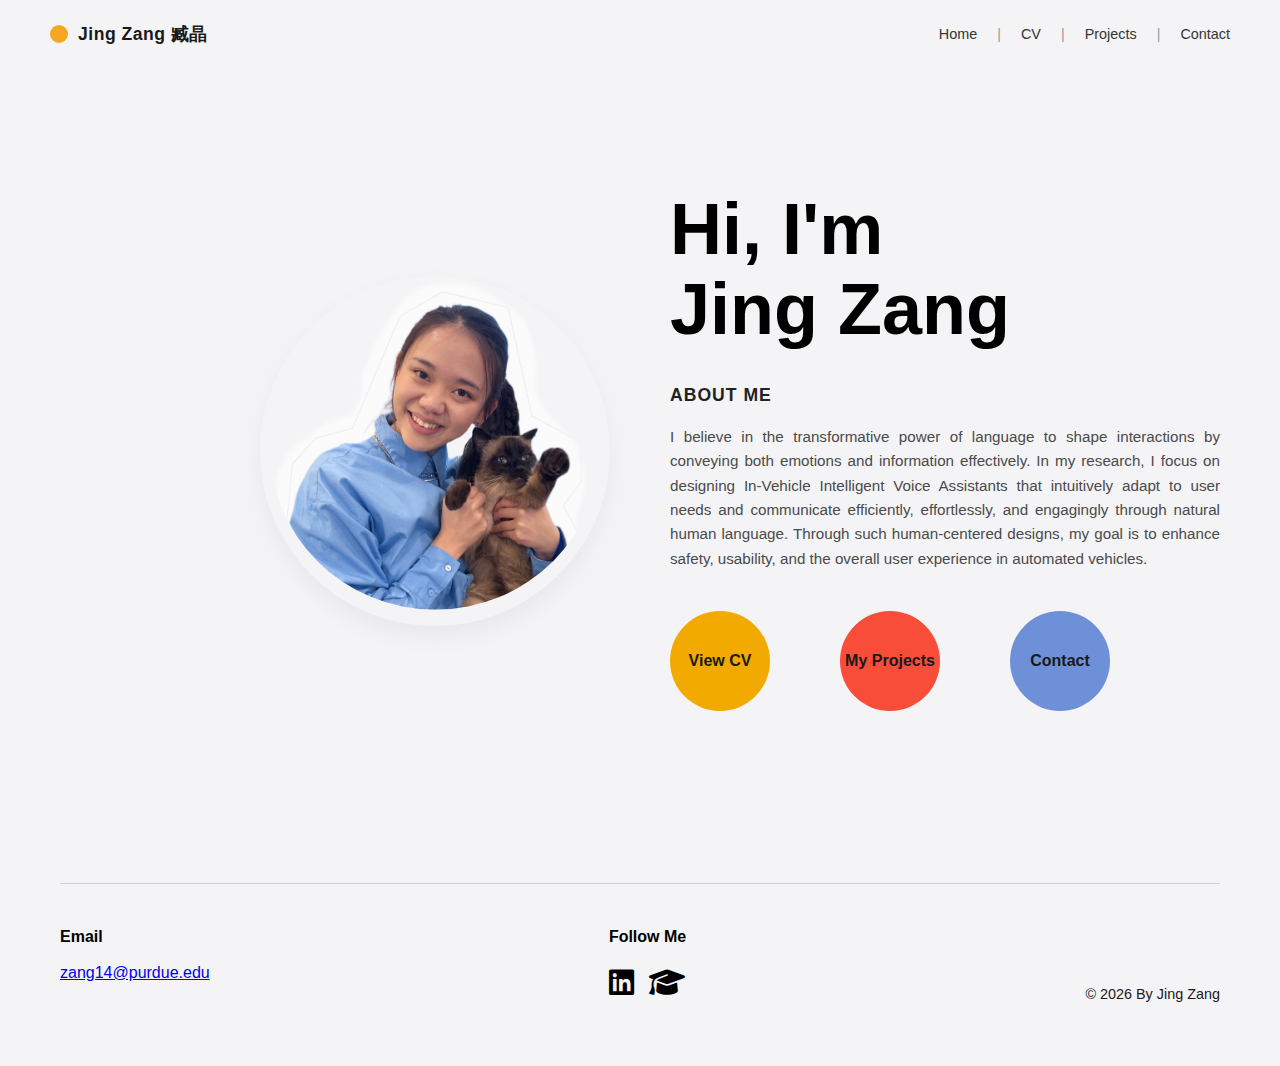
<file: Main.html>
<!DOCTYPE html>
<html lang="en">
<head>
    <meta charset="UTF-8">
    <meta name="viewport" content="width=device-width, initial-scale=1.0">
    <title>Jing Zang Portfolio</title>
    <link rel="stylesheet" href="style.css">
    <link rel="stylesheet" href="https://cdnjs.cloudflare.com/ajax/libs/font-awesome/6.4.0/css/all.min.css">
</head>
<body>

    <header>
        <div class="logo">
            <span class="logo-dot"></span>
            Jing Zang 臧晶
        </div>
        <nav>
            <ul>
                <li><a href="main.html">Home</a></li>
                <li><a href="CV.html">CV</a></li>
                <li><a href="Projects.html">Projects</a></li>
                <li><a href="Contact.html">Contact</a></li>
            </ul>
        </nav>
    </header>

    <main>
        <div class="profile-container">
            <div class="profile-img-wrapper">
                <img src="Resource/Main-image.png" alt="Jing Zang" class="profile-img">
            </div>
        </div>

        <div class="content-container">
            <h1>Hi, I'm<br>Jing Zang</h1>
            
            <h2>About me</h2>
            
            <p>
                I believe in the transformative power of language to shape interactions by conveying both emotions and information effectively. In my research, I focus on designing In-Vehicle Intelligent Voice Assistants that intuitively adapt to user needs and communicate efficiently, effortlessly, and engagingly through natural human language. Through such human-centered designs, my goal is to enhance safety, usability, and the overall user experience in automated vehicles.
            </p>

            <div class="button-group">
                <a href="CV.html" class="circle-btn btn-yellow">View CV</a>
                <a href="Projects.html" class="circle-btn btn-red">My Projects</a>
                <a href="Contact.html" class="circle-btn btn-blue">Contact</a>
            </div>
        </div>
    </main>

    <footer>
        <div class="footer-divider"></div>
        <div class="footer-container">
            <div class=" footer-col">
                <h3>Email</h3>
                <a href="mailto:zang14@purdue.edu" class="'email-link">zang14@purdue.edu</a>
            </div>

            <div class="footer-col">
                    <h3>Follow Me</h3>
                    <div class="social-icons">
                        <a href="#"><i class="fab fa-linkedin"></i></a>
                        <a href="#"><i class="fas fa-graduation-cap"></i></a>
                    </div>
            </div>

            <div class="footer-col copyright-col">
                <p>&copy; 2026 By Jing Zang</p>
            </div>
        </div>
    </footer>

</body>
</html>
</file>
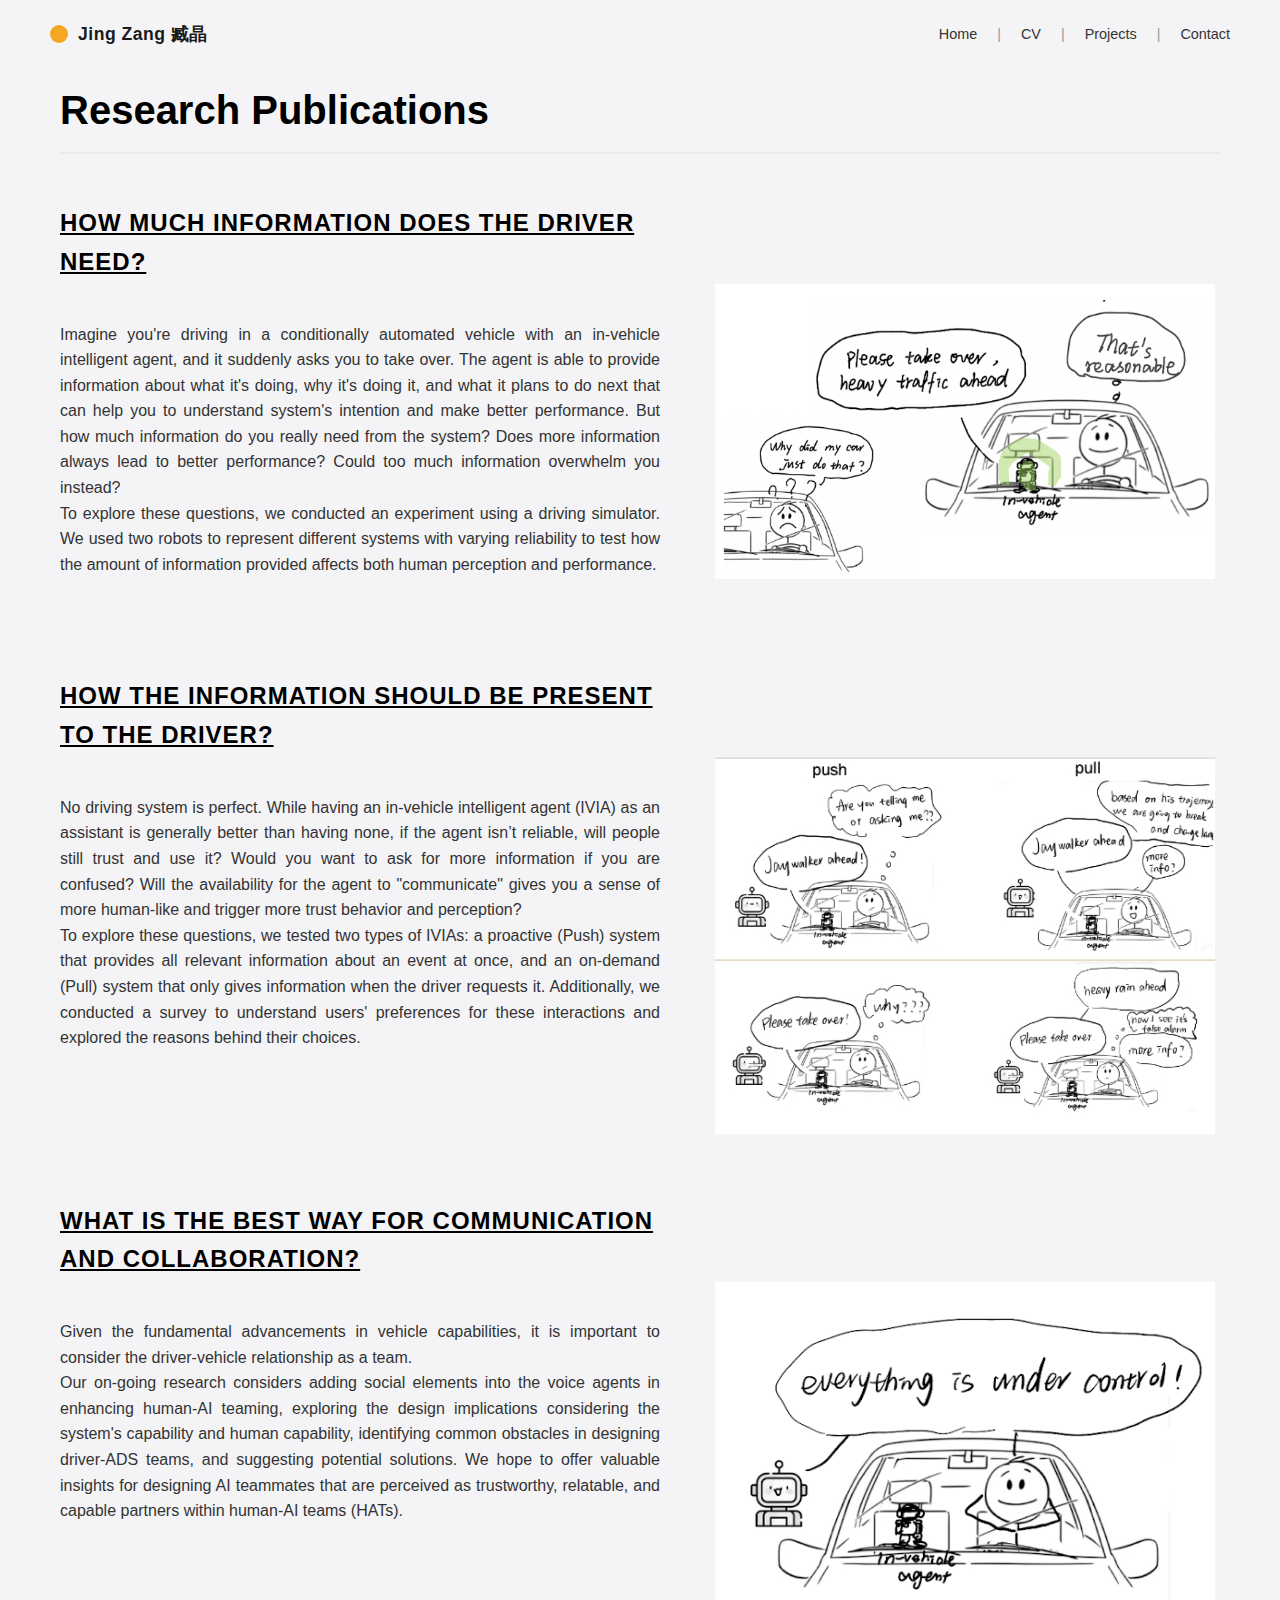
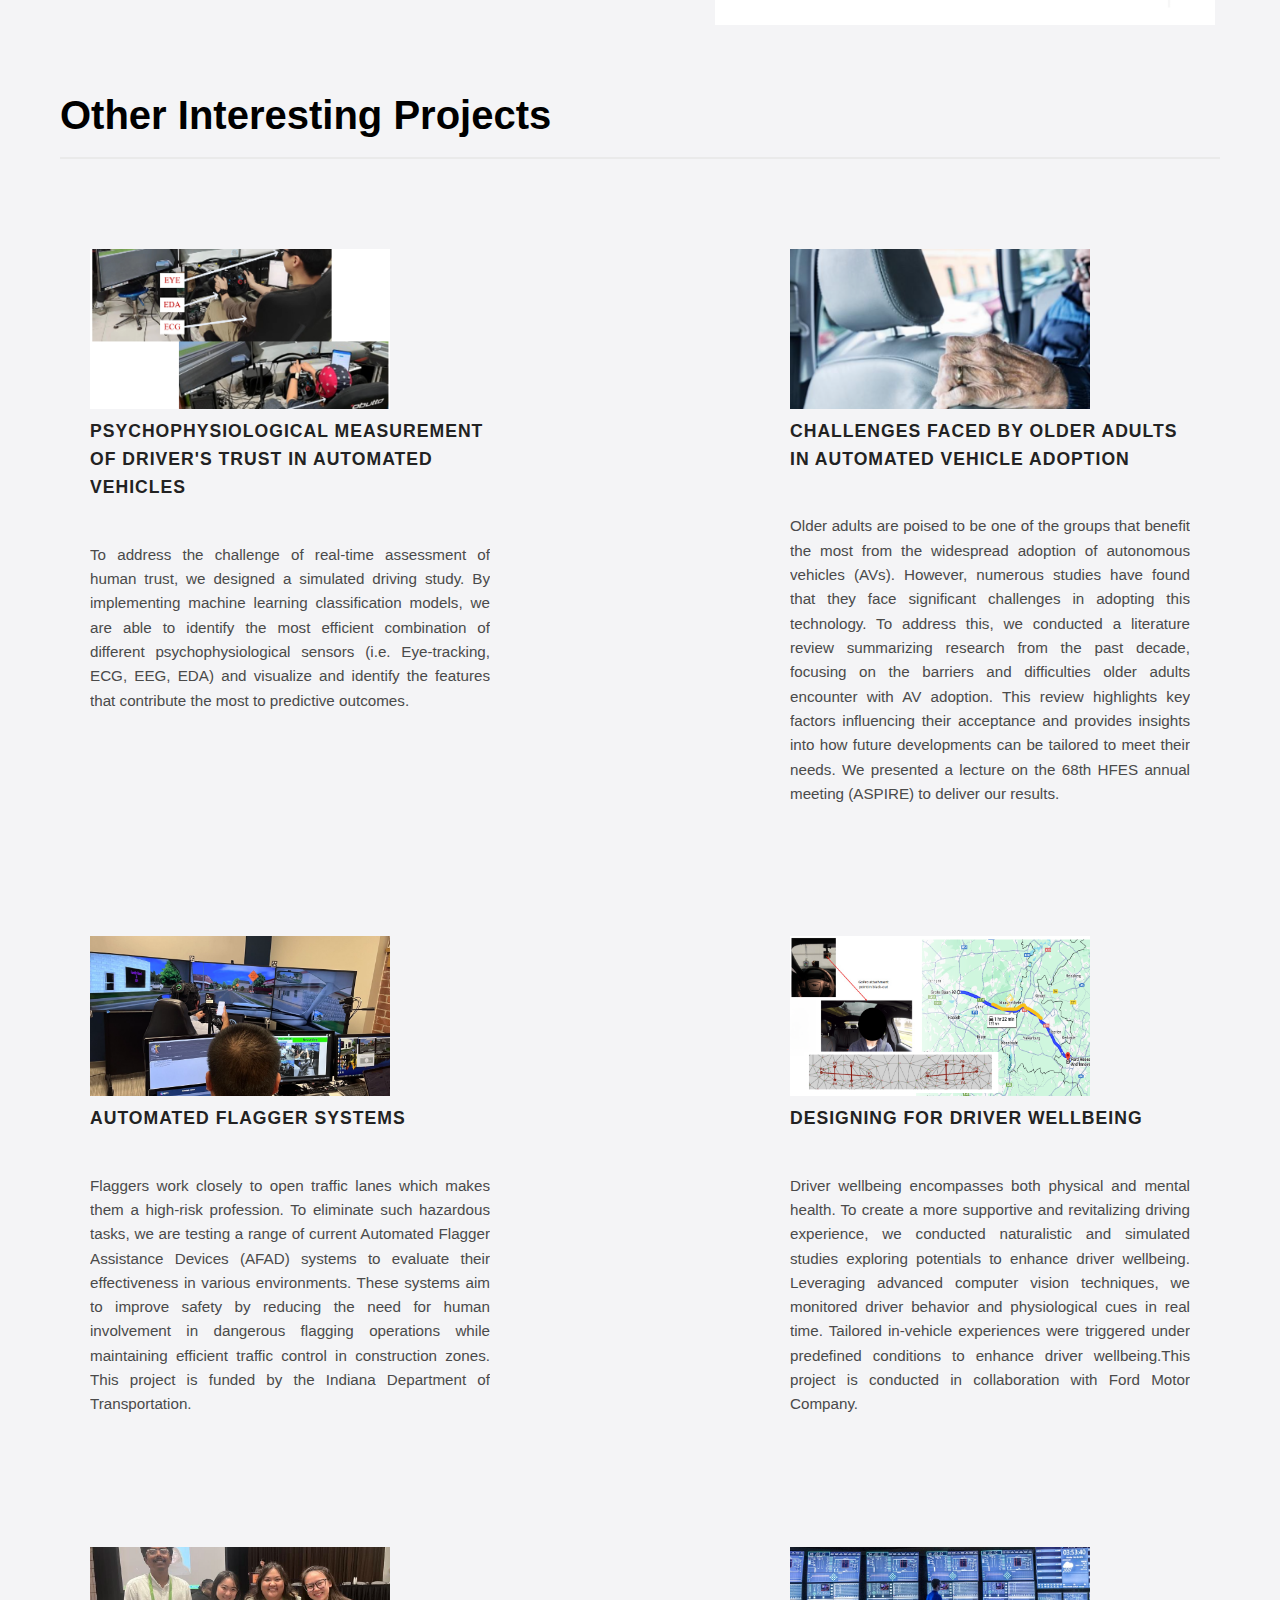
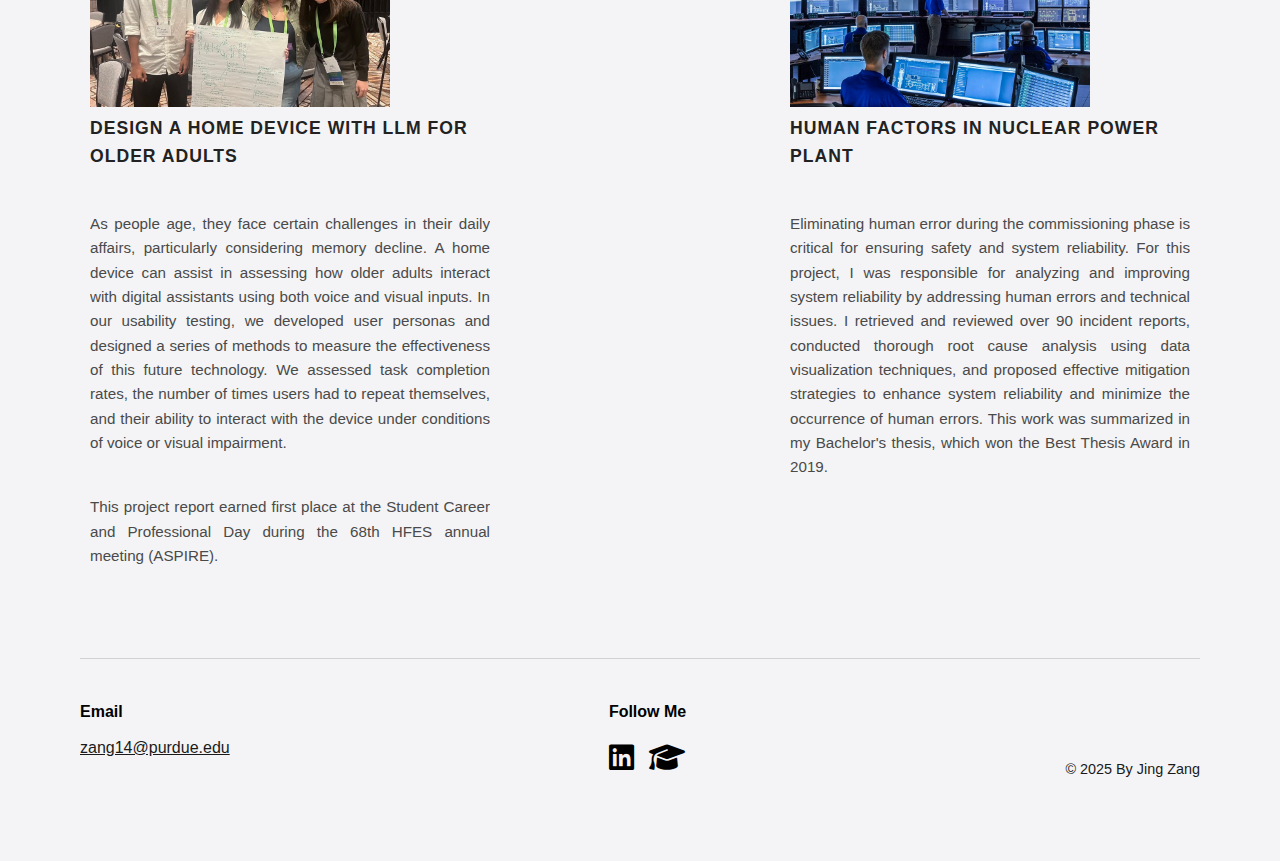
<file: Projects.html>
<!DOCTYPE html>
<html lang="en">

<head>
    <meta charset="UTF-8">
    <meta name="viewport" content="width=device-width, initial-scale=1.0">
    <title>Jing Zang Portfolio</title>
    <link rel="stylesheet" href="style.css">
    <link rel="stylesheet" href="https://cdnjs.cloudflare.com/ajax/libs/font-awesome/6.4.0/css/all.min.css">
</head>

<body>

    <header>
        <div class="logo">
            <span class="logo-dot"></span>
            Jing Zang 臧晶
        </div>
        <nav>
            <ul>
                <li><a href="main.html">Home</a></li>
                <li><a href="CV.html" class="active">CV</a></li>
                <li><a href="Projects.html">Projects</a></li>
                <li><a href="Contact.html">Contact</a></li>
            </ul>
        </nav>
    </header>

    <main class="projects-main">    
        <h1>Research Publications</h1>
        <div class="Publication">
            <div class="Publication description">
                <h2>How much information does the driver need?</h2> <br>
                <p>
                    Imagine you're driving in a conditionally automated vehicle with an in-vehicle intelligent agent, and it suddenly asks you to take over. The agent is able to provide information about what it's doing, why it's doing it, and what it plans to do next that can help you to understand system's intention and make better performance. But how much information do you really need from the system? Does more information always lead to better performance? Could too much information overwhelm you instead?<br>
                    To explore these questions, we conducted an experiment using a driving simulator. We used two robots to represent different systems with varying reliability to test how the amount of information provided affects both human perception and performance.
                </p>
            </div>
            <div class="Publication image">
                <a href="https://www.sciencedirect.com/science/article/pii/S2214212623000587" target="'_blank">
                    <img src="Resource/Research-project-1.jpg" alt="Publication 1">
                </a>
            </div>
            
        </div>
                <div class="Publication">
            <div class="Publication description">
                <h2>How the information should be present to the driver?</h2> <br>
                <p>
                    No driving system is perfect. While having an in-vehicle intelligent agent (IVIA) as an assistant is generally better than having none, if the agent isn’t reliable, will people still trust and use it? Would you want to ask for more information if you are confused? Will the availability for the agent to "communicate" gives you a sense of more human-like and trigger more trust behavior and perception?<br>
                    To explore these questions, we tested two types of IVIAs: a proactive (Push) system that provides all relevant information about an event at once, and an on-demand (Pull) system that only gives information when the driver requests it. Additionally, we conducted a survey to understand users' preferences for these interactions and explored the reasons behind their choices.
                </p>
            </div>
            <div class="Publication image">
                <a href="https://www.sciencedirect.com/science/article/pii/S2214212623000587" target="'_blank">
                    <img src="Resource/Research-project-2.png" alt="Publication 2">
                </a>
            </div>
            
        </div>
                <div class="Publication">
            <div class="Publication description">
                <h2>What is the best way for communication and collaboration?</h2> <br>
                <p>
                    Given the fundamental advancements in vehicle capabilities, it is important to consider the driver-vehicle relationship as a team.<br>
                    Our on-going research considers adding social elements into the voice agents in enhancing human-AI teaming, exploring the design implications considering the system's capability and human capability, identifying common obstacles in designing driver-ADS teams, and suggesting potential solutions. We hope to offer valuable insights for designing AI teammates that are perceived as trustworthy, relatable, and capable partners within human-AI teams (HATs).
                </p>
            </div>
            <div class="Publication image">
                <a href="https://www.sciencedirect.com/science/article/pii/S2214212623000587" target="'_blank">
                    <img src="Resource/Research-project-3.jpg" alt="Publication 3">
                </a>
            </div>
            
        </div>
        <h1>Other Interesting Projects</h1>
            <div class="side-projects">
                <div class="side-project">  
                    <img src="Resource/Side-project1.jpg" alt="Side Project 1">
                    <h2>Psychophysiological Measurement of Driver's Trust in Automated Vehicles</h2> <br>
                    <p>To address the challenge of real-time assessment of human trust, we designed a simulated driving study. By implementing machine learning classification models, we are able to identify the most efficient combination of different psychophysiological sensors (i.e. Eye-tracking, ECG, EEG, EDA) and visualize and identify the features that contribute the most to predictive outcomes.</p>
                </div>


                <div class="side-project">  
                    <img src="Resource/Side-project2.jpg" alt="Side Project 2">
                    <h2>Challenges Faced by Older Adults in Automated Vehicle Adoption</h2> <br>
                    <p>Older adults are poised to be one of the groups that benefit the most from the widespread adoption of autonomous vehicles (AVs). However, numerous studies have found that they face significant challenges in adopting this technology. To address this, we conducted a literature review summarizing research from the past decade, focusing on the barriers and difficulties older adults encounter with AV adoption. This review highlights key factors influencing their acceptance and provides insights into how future developments can be tailored to meet their needs. We presented a lecture on the 68th HFES annual meeting (ASPIRE) to deliver our results.</p>
                </div>

                <div class="side-project">  
                    <img src="Resource/Side-project3.jpg" alt="Side Project 3">
                    <h2>Automated Flagger Systems</h2> <br>
                    <p>Flaggers work closely to open traffic lanes which makes them a high-risk profession. To eliminate such hazardous tasks, we are testing a range of current Automated Flagger Assistance Devices (AFAD) systems to evaluate their effectiveness in various environments. These systems aim to improve safety by reducing the need for human involvement in dangerous flagging operations while maintaining efficient traffic control in construction zones. This project is funded by the Indiana Department of Transportation.</p>
                </div>


                <div class="side-project">  
                    <img src="Resource/Side-project4.jpg" alt="Side Project 4">
                    <h2>Designing for Driver Wellbeing</h2> <br>
                    <p>Driver wellbeing encompasses both physical and mental health. To create a more supportive and revitalizing driving experience, we conducted naturalistic and simulated studies exploring potentials to enhance driver wellbeing. Leveraging advanced computer vision techniques, we monitored driver behavior and physiological cues in real time. Tailored in-vehicle experiences were triggered under predefined conditions to enhance driver wellbeing.This project is conducted in collaboration with Ford Motor Company.</p>
                </div>

                <div class="side-project">  
                    <img src="Resource/Side-project5.jpg" alt="Side Project 5">
                    <h2>Design a Home Device With LLM for Older Adults</h2> <br>
                    <p>As people age, they face certain challenges in their daily affairs, particularly considering memory decline. A home device can assist in assessing how older adults interact with digital assistants using both voice and visual inputs. In our usability testing, we developed user personas and designed a series of methods to measure the effectiveness of this future technology. We assessed task completion rates, the number of times users had to repeat themselves, and their ability to interact with the device under conditions of voice or visual impairment.</p>
                    <p>This project report earned first place at the Student Career and Professional Day during the 68th HFES annual meeting (ASPIRE).</p>
                </div>


                <div class="side-project">  
                    <img src="Resource/Side-project6.jpg" alt="Side Project 6">
                    <h2>Human Factors in Nuclear Power Plant</h2> <br>
                    <p>Eliminating human error during the commissioning phase is critical for ensuring safety and system reliability. For this project, I was responsible for analyzing and improving system reliability by addressing human errors and technical issues. I retrieved and reviewed over 90 incident reports, conducted thorough root cause analysis using data visualization techniques, and proposed effective mitigation strategies to enhance system reliability and minimize the occurrence of human errors. This work was summarized in my Bachelor's thesis, which won the Best Thesis Award in 2019.</p>
                </div>
            </div>


    <footer>
        <div class="footer-divider"></div>
        <div class="footer-container">
            <div class="footer-col">
                <h3>Email</h3>
                <a href="mailto:zang14@purdue.edu" class="email-link">zang14@purdue.edu</a>
            </div>
            <div class="footer-col">
                <h3>Follow Me</h3>
                <div class="social-icons">
                    <a href="#"><i class="fab fa-linkedin"></i></a>
                    <a href="#"><i class="fas fa-graduation-cap"></i></a>
                </div>
            </div>
            <div class="footer-col copyright-col">
                <p>&copy; 2025 By Jing Zang</p>
            </div>
        </div>
    </footer>

    </main>
</file>
<file: style.css>
* {
    margin: 0;
    padding: 0;
    box-sizing: border-box;
}

body {
    font-family: 'Segoe UI', Tahoma, Geneva, Verdana, sans-serif;
    background-color: #f4f4f6; /* Light grey background */
    color: #1a1a1a;
    line-height: 1.6;
}

/* --- Header / Navigation --- */
header {
    display: flex;
    justify-content: space-between;
    align-items: center;
    padding: 20px 50px;
    max-width: 1400px;
    margin: 0 auto;
    position: sticky;
    top: 0;
    z-index:1000;
    background-color: #f4f4f6;
}

.logo {
    display: flex;
    align-items: center;
    font-weight: 700;
    font-size: 1.1rem;
    letter-spacing: 0.5px;
}

.logo-dot {
    height: 18px;
    width: 18px;
    background-color: #f5a623; /* Orange dot */
    border-radius: 50%;
    display: inline-block;
    margin-right: 10px;
}

nav ul {
    list-style: none;
    display: flex;
}

nav ul li {
    margin-left: 20px;
    font-size: 0.9rem;
    color: #333;
    cursor: pointer;
}

/* Divider lines between links */
nav ul li:not(:last-child)::after {
    content: "|";
    margin-left: 20px;
    color: #999;
    font-weight: 300;
}

nav ul li a {
    text-decoration: none;
    color: inherit;
    transition: color 0.3s;
}

nav ul li a:hover {
    color: #f5a623;
}

/* --- Main Content Section --- */
main {
    display: flex;
    align-items: center;
    justify-content: center;
    min-height: 85vh; /* Takes up most of the viewport height */
    max-width: 1200px;
    margin: 0 auto;
    padding: 0 20px;
    gap: 60px; /* Space between image and text */
}

/* Left Column: Image */
.profile-container {
    flex: 1;
    display: flex;
    justify-content: flex-end; /* Push image towards the center */
}

.profile-img-wrapper {
    position: relative;
    width: 350px;
    height: 350px;
    background-color: #f4f4f6;
    border-radius: 50%; 
    padding: 10px; /* Creates the white border thickness */
    box-shadow: 0 10px 25px rgba(0,0,0,0.05);
    overflow: hidden;
}

.profile-img {
    width: 95%;
    height: 95%;
    object-fit: cover;
    border-radius: 50%;
    position: absolute;
    left: 50%;
    top: 48%;
    transform: translate(-50%, -50%);
}

/* Right Column: Text */
.content-container {
    flex: 1;
    max-width: 600px;
}

h1 {
    font-size: 4.5rem;
    font-weight: 700;
    line-height: 1.1;
    margin-bottom: 2rem;
    color: #000;
}

h2 {
    font-size: 1.1rem;
    text-transform: uppercase;
    letter-spacing: 1px;
    margin-bottom: 1rem;
    color: #222;
}

p {
    font-size: 0.95rem;
    color: #4a4a4a;
    margin-bottom: 2.5rem;
    text-align: justify; 
}

/* --- Circular Buttons --- */
.button-group {
    display: flex;
    gap: 70px;
}

.circle-btn {
    width: 100px;
    height: 100px;
    border-radius: 50%;
    display: flex;
    align-items: center;
    justify-content: center;
    text-decoration: none;
    color: #1a1a1a;
    font-weight: 700;
    font-size: 1.1 rem;
    transition: transform 0.2s ease, box-shadow 0.2s ease;
}

.circle-btn:hover {
    transform: translateY(-5px);
    box-shadow: 0 5px 15px rgba(0,0,0,0.1);
}

.btn-yellow {
    background-color: #f2aa00; /* Mustard Yellow */
}

.btn-red {
    background-color: #f74d39; /* Red */
}

.btn-blue {
    background-color: #6d90d8; /* Soft Blue */
}

/* --- Responsive Design --- */
@media (max-width: 900px) {
    main {
        flex-direction: column;
        text-align: center;
        padding-top: 40px;
    }

    .profile-container {
        justify-content: center;
    }

    h1 {
        font-size: 3rem;
    }

    .button-group {
        justify-content: center;
    }

    header {
        flex-direction: column;
        gap: 15px;
    }
}

footer {
    width: 100%;
    max-width: 1200px; /* Aligns with main content */
    margin: 0 auto;
    padding: 0 20px 60px 20px; /* Bottom padding for breathing room */
    margin-top: 50px;
}

.footer-divider {
    height: 1px;
    background-color: #d1d1d1; /* The thin grey line */
    margin-bottom: 40px;
    width: 100%;
}

.footer-container {
    display: flex;
    justify-content: space-between; /* Spreads items: Left, Center, Right */
    align-items: flex-start;
}

.footer-col h3 {
    font-size: 1rem;
    font-weight: 700;
    margin-bottom: 10px;
    color: #000;
}

.email-link {
    color: #1a1a1a;
    text-decoration: underline;
    font-size: 1rem;
}

.social-icons {
    display: flex;
    gap: 15px;
}

.social-icons a {
    color: #000;
    font-size: 1.8rem; /* Icon size */
    transition: color 0.2s;
}

.social-icons a:hover {
    color: #555;
}

.copyright-col {
    display: flex;
    align-items: flex-end; /* Pushes text to align with the icons visually */
    height: 100%;
    margin-top: auto; 
}

.copyright-col p {
    font-size: 0.9rem;
    color: #1a1a1a;
    margin: 0;
    margin-top: 35px; /* Aligns vertically with the other columns */
}

/* Footer Responsive for Mobile */
@media (max-width: 768px) {
    .footer-container {
        flex-direction: column;
        align-items: center;
        text-align: center;
        gap: 30px;
    }
    
    .copyright-col p {
        margin-top: 0;
    }
}

/* --- CV Page Specific Styles --- */

/* Wrapper for the CV page content */
.cv-main {
    flex-direction: column; /* Stack elements vertically */
    align-items: flex-start; /* Align to the left */
    display: block; /* Overrides the flex centering from the home page main */
    padding-top: 40px;
}

/* Page Title "Jing Zang" */
.page-title {
    font-size: 2.5rem;
    font-weight: 700;
    margin-bottom: 20px;
}

/* Divider Line & Icons Container */
.cv-divider-container {
    display: flex;
    align-items: center;
    margin-bottom: 60px;
    position: relative;
}

.cv-divider {
    height: 1px;
    background-color: #d1d1d1;
    flex-grow: 1; /* Takes up all available space */
}

.cv-header-icons {
    margin-left: 20px;
    display: flex;
    gap: 15px;
    align-items: center;
}

.cv-header-icons a {
    text-decoration: none;
    color: #000;
    font-size: 1.2rem;
    font-weight: 600;
}

/* The Grid Layout for Sections (Education, etc.) */
.cv-section {
    display: flex;
    width: 100%;
    margin-bottom: 60px; /* Space between Education and next section */
    
}

/* Left Column: "Education" Title */
.cv-section-title {
    width: 25%; /* Takes up 25% of the width */
    padding-right: 20px;
}

.cv-section-title h2 {
    font-size: 1.2rem;
    font-weight: 700;
    color: #1a1a1a;
}

/* Right Column: List of entries */
.cv-items-list {
    width: 75%; /* Takes up the rest */
}

.cv-item {
    display: flex;
    margin-bottom: 40px; /* Space between PhD and Masters */
}

.cv-date {
    width: 150px; /* Fixed width for dates */
    font-size: 0.95rem;
    color: #555;
    flex-shrink: 0; /* Prevents date from getting squished */
    padding-right: 20px;
}

.date-note {
    font-size: 0.85rem;
    font-style: italic;
    color: #777;
}

.cv-details {
    flex-grow: 1;
}

.cv-details h3 {
    font-size: 1.1rem;
    font-weight: 700;
    margin-bottom: 5px;
}

.cv-details h4 {
    font-size: 1rem;
    font-weight: 600;
    margin-bottom: 15px;
    color: #333;
}

.cv-details p {
    font-size: 0.95rem;
    color: #4a4a4a;
    line-height: 1.6;
    text-align: left; /* Ensures text isn't justified like the home page if not needed */
}

/* Responsive: Stack vertically on mobile */
@media (max-width: 768px) {
    .cv-section {
        flex-direction: column;
    }
    
    .cv-section-title {
        width: 100%;
        margin-bottom: 20px;
    }

    .cv-items-list {
        width: 100%;
    }

    .cv-item {
        flex-direction: column;
    }

    .cv-date {
        margin-bottom: 10px;
    }
}
/* --- Journal List Specifics --- */
.journal-title {
    padding-right: 20px;
    padding-bottom: 20px;
}

.journal-title h2 {
    font-size: 1.2rem;
    font-weight: 700;
    color: #1a1a1a;
}

.journal-list {
    list-style-type: none; /* Removes default bullets */
    padding: 0;
    max-width: 800px;
    margin-left: auto;
}

.journal-list li {
    font-size: 0.95rem;
    color: #4a4a4a;
    line-height: 1.6;
    margin-bottom: 20px; /* Space between each publication */
}

.journal-list li a {
    color: #1a1a1a;
    text-decoration: underline; /* Matches the links in image_196a2e.png */
}

.journal-list li a:hover {
    color: #f5a623;
}

/* --- Professional Service Section --- */

.service-section {
    display: flex;
    width: 100%;
    margin-bottom: 60px; /* Space between Education and next section */
    justify-content: flex-end;
}

.service-group {
    margin-bottom: 30px; /* Space between groups (e.g. between Reviewer and Leadership) */
}

.service-group h4 {
    font-size: 1rem;
    font-weight: 700;
    margin-bottom: 10px;
    color: #000;
    /* This ensures headers look distinct from the list items */
}

.service-list {
    list-style: none; /* We remove default bullets to control alignment better */
    padding: 0;
}

.service-list li {
    display: flex; /* Aligns text and date side-by-side */
    justify-content: space-between; /* Pushes date to the far right */
    align-items: baseline; /* Aligns text properly even if font sizes differ */
    margin-bottom: 8px; /* Space between rows */
    font-size: 0.95rem;
    color: #4a4a4a;
}

/* Custom Bullet Point */
.service-text::before {
    content: "•";
    color: #000;
    font-weight: bold;
    display: inline-block;
    width: 1em; /* Space for the bullet */
    margin-left: -1em; /* Pulls bullet left so text aligns */
}

.service-text {
    padding-left: 15px; /* Indent text slightly */
    text-align: left;
    max-width: 80%; /* Ensures text wraps before hitting the date */
}

.service-date {
    font-style: italic;
    color: #1a1a1a;
    text-align: right;
    white-space: nowrap; /* Prevents date from wrapping */
    flex-shrink: 0; /* Ensures date is never squished */
    margin-left: 20px; /* Minimum space between text and date */
}

.projects-main {
    display: block !important;
    max-width: 1200px;
    margin: 0 auto;
    padding: 20px;
}

.projects-main h1 {
    font-size: 2.5rem;
    font-weight: bold;
    margin-bottom: 50px; /* Space between "Research Publications" and the content */
    border-bottom: 2px solid #eaeaea; /* Optional: Adds a subtle line under the main title */
    padding-bottom: 20px;
}
/* THE LAYOUT CONTAINER */
/* This targets the parent container to create the side-by-side layout */
.projects-main > .Publication {
    display: flex;          /* Enables side-by-side layout */
    align-items: flex-start;/* Aligns text and image to the top */
    gap: 50px;              /* Creates the big space between text and image */
    margin-bottom: 60px;    /* Space between this project and the next one */
    justify-content: space-between;
}

/* THE TEXT SECTION */
.Publication.description {
    flex: 1.3;              /* Gives the text section slightly more width (approx 60%) */
    min-width: 300px;
    max-width: 600px;
}

.Publication.description h2 {
    text-decoration: underline; /* Adds the underline seen in your image */
    margin-bottom: 15px;
    font-size: 1.5rem;
    color: #000;
}

.Publication.description p {
    line-height: 1.6;       /* Makes the text easier to read */
    font-size: 1rem;
    color: #333;
}

/* THE IMAGE SECTION */
.Publication.image {
    flex: 1;                /* Gives the image section the remaining width (approx 40%) */
    text-align: center;     /* Centers the image within its column */
    display: block;         /* Reset layout */
}

.Publication.image img {
    width: 100%;            /* Ensures image fits the column */
    max-width: 500px;       /* Prevents image from getting too huge on big screens */
    height: auto;
    padding-top: 80px;           /* Maintains aspect ratio */
}

/* MOBILE RESPONSIVENESS */
/* Stacks the text and image vertically on small screens/phones */
@media (max-width: 768px) {
    .projects-main > .Publication {
        flex-direction: column;
    }
    
    .Publication.image {
        width: 100%;
        margin-top: 20px;
    }
}

.side-projects{
    display: flex;
    flex-wrap: wrap;
    gap: 50px 300px;
    justify-content: center;
}

.side-project{
    min-width: 300px;
    max-width: 400px;
    overflow: hidden;
}

.side-project img{
    width: 300px;
    height: 200px;
    padding-top: 40px;
    object-fit: cover;
}

/* 1. Center the entire page content */
.contact-clean-main {
    display: flex;
    justify-content: center;
    align-items: center;
    min-height: 70vh; /* Takes up 70% of the screen height */
    text-align: center;
    flex-direction: column;
}

.contact-hero h1 {
    font-size: 3.5rem;
    font-weight: 700;
    margin-bottom: 20px;
    color: #000;
}

.contact-text {
    font-size: 1.1rem;
    color: #555;
    line-height: 1.6;
    margin-bottom: 40px;
}

/* 2. The Big Email Link Style */
.big-email-link {
    display: inline-block;
    font-size: 2.5rem; /* Very large text */
    font-weight: 700;
    color: #1a1a1a;
    text-decoration: none;
    border-bottom: 3px solid #f5a623; /* Orange underline */
    padding-bottom: 5px;
    margin-bottom: 50px;
    transition: all 0.3s ease;
}

.big-email-link:hover {
    color: #f5a623;
    border-color: #1a1a1a;
    transform: scale(1.02); /* Slight zoom on hover */
}

/* 3. Location and Icons */
.contact-details {
    margin-top: 20px;
}

.location {
    font-size: 1rem;
    color: #777;
    margin-bottom: 25px;
}

.location i {
    margin-right: 8px;
    color: #f5a623;
}

.social-row {
    display: flex;
    justify-content: center;
    gap: 20px;
}

.social-circle {
    width: 50px;
    height: 50px;
    border-radius: 50%;
    background-color: #fff;
    border: 1px solid #ddd;
    display: flex;
    align-items: center;
    justify-content: center;
    color: #1a1a1a;
    font-size: 1.2rem;
    transition: all 0.3s ease;
}

.social-circle:hover {
    background-color: #f5a623;
    color: white;
    border-color: #f5a623;
    transform: translateY(-3px);
}

/* Responsive adjustment for mobile */
@media (max-width: 600px) {
    .contact-hero h1 {
        font-size: 2.5rem;
    }
    .big-email-link {
        font-size: 1.5rem;
    }
}
</file>
